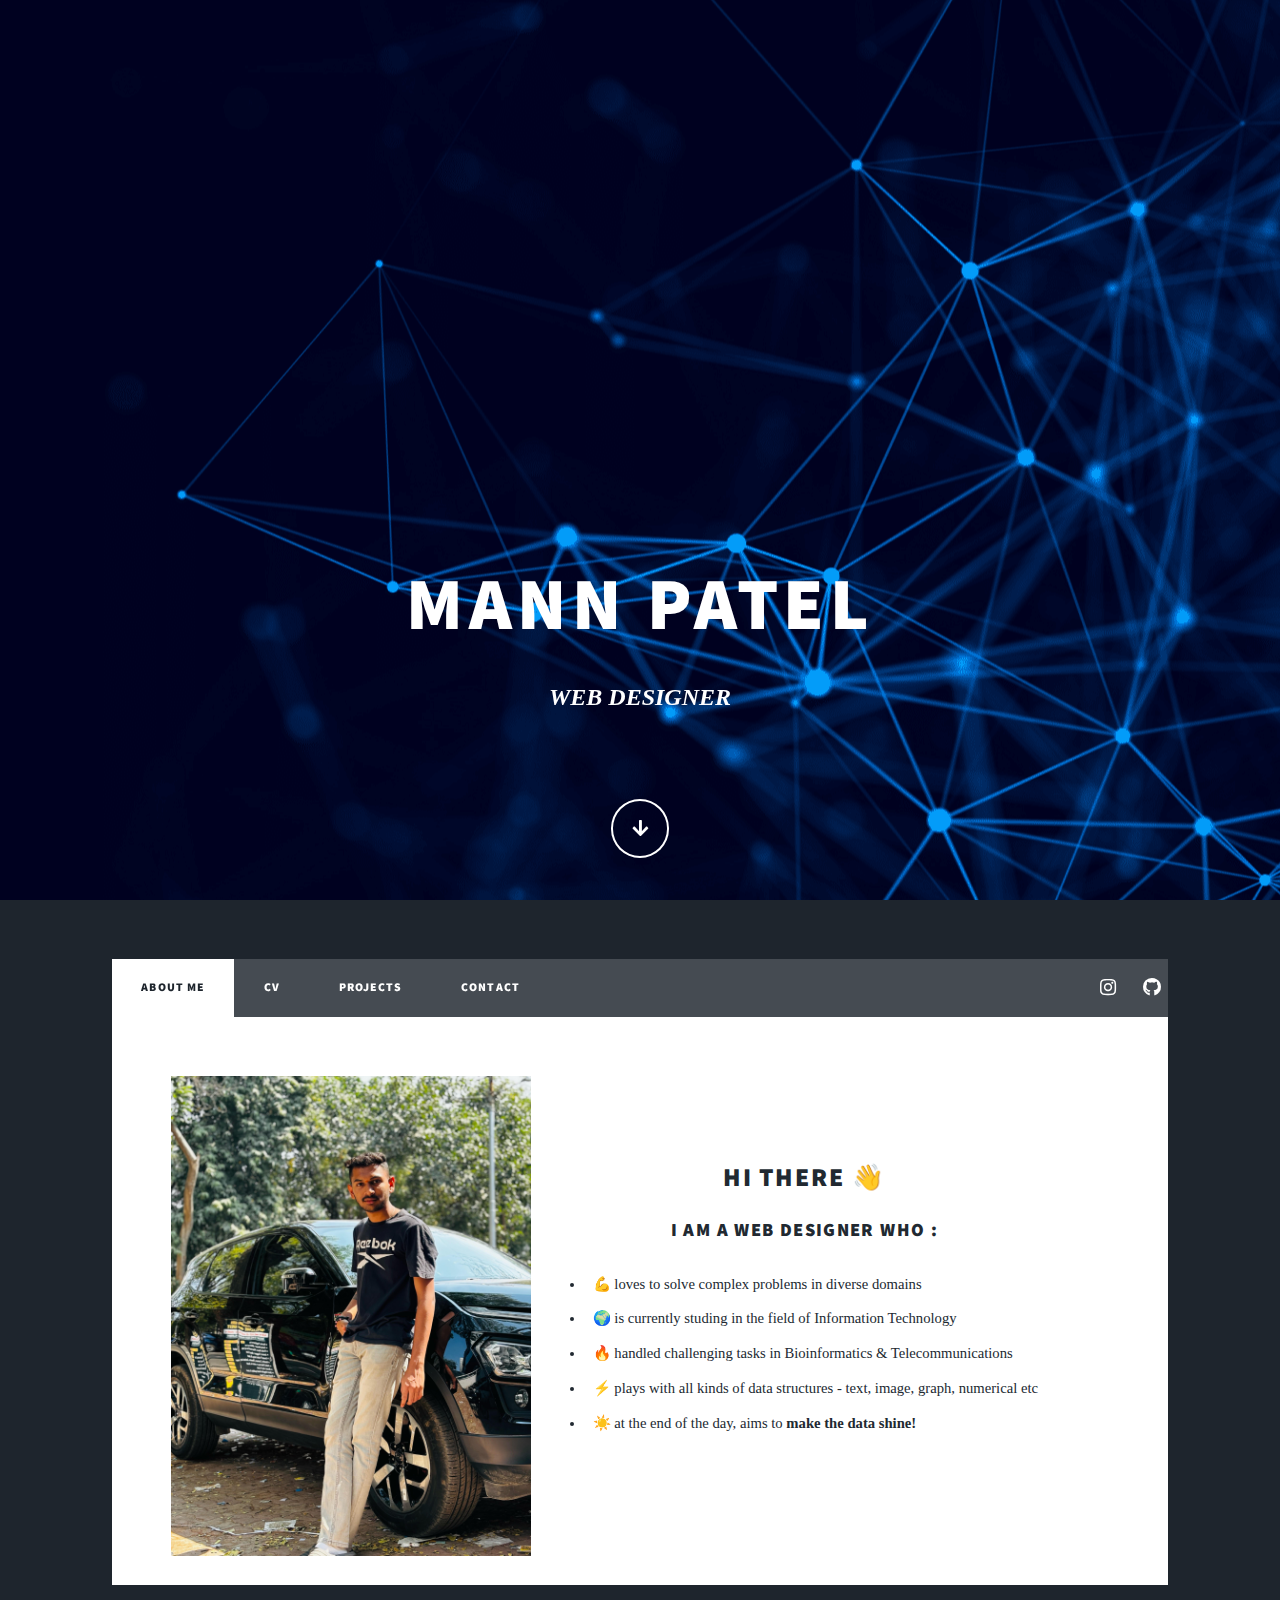
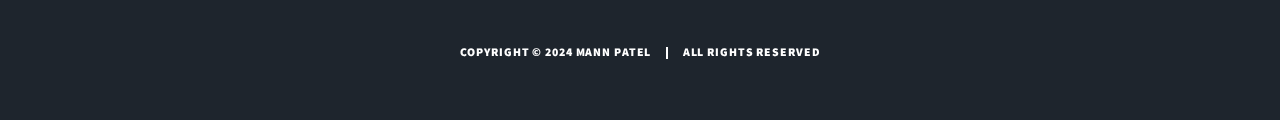
<file: index.html>
<!DOCTYPE HTML>
<!--
	Massively by HTML5 UP
	html5up.net | @ajlkn
	Free for personal and commercial use under the CCA 3.0 license (html5up.net/license)
-->
<html>
	<head>
		<title>Mann Patel</title>
		<meta charset="utf-8" />
		<meta name="viewport" content="width=device-width, initial-scale=1, user-scalable=no" />
		<link rel= "stylesheet" href="assets/css/main.css" />
		<noscript><link rel="stylesheet" href="assets/css/noscript.css" /></noscript>
	</head>
	<body class="is-preload">

		<!-- Wrapper -->
			<div id="wrapper" class="fade-in">

				<!-- Intro -->
					<div id="intro">
						<h1>
							Mann Patel
						</h1>
						<p><b><font size=5px>WEB DESIGNER</font></b><br></br></p>
						<ul class="actions">
							<li><a href="#header" class="button icon solid solo fa-arrow-down scrolly">Continue</a></li>
						</ul>
					</div>

				<!-- Header -->
					<header id="header">
						<a href="index.html" class="logo">THINK DIFFERENT DO DIFFERENT</a>
					</header>

				<!-- Nav -->
					<nav id="nav">
						<ul class="links">
							<li class="active"><a href="index.html">About Me</a></li>
							<li><a href="generic.html">CV</a></li>
							<li><a href="elements.html">Projects</a></li>
							<li><a href="service.html">Contact</a></li>
						</ul>
						<ul class="icons">
							<li><a href="https://www.instagram.com/_mannpatel5009_/" class="icon brands fa-instagram"><span class="label">Instagram</span></a></li>
							<!-- <li><a href="https://twitter.com/rohithtejam" class="icon brands fa-twitter"><span class="label">Twitter</span></a></li>
							<li><a href="https://www.linkedin.com/in/rohithteja/" class="icon brands fa-linkedin-in"><span class="label">LinkedIn</span></a></li>
							<li><a href="https://medium.com/@rohithtejam" class="icon brands fa-medium"><span class="label">Medium</span></a></li> -->
							<li><a href="https://github.com/Mann295" class="icon brands fa-github"><span class="label">GitHub</span></a></li>
						</ul>
					</nav>

				<!-- Main -->
					<div id="main">
						<!-- Featured Post -->
						<div class="image-txt-container">
							<img src="images/mann2.jpg" width="360" height="480">
							<article class="post featured">

								<center>
									<h2>
										Hi there 👋
									</h2>
										<h3>I am a Web Designer who :</h3>
								</center>
								<ul>
									<li>💪 loves to solve complex problems in diverse domains</li>
									<li>🌍 is currently studing in the field of Information Technology</li>
									<li>🔥 handled challenging tasks in Bioinformatics & Telecommunications</li>
									<li>⚡ plays with all kinds of data structures - text, image, graph, numerical etc</li>
									<li>☀️ at the end of the day, aims to <b>make the data shine!</b></li>
								</ul>
							</article>
						</div>

						<!-- <center>
							<h3>✨ My Featured Articles ✨</h3>
							<center>
								<li> I explain complex machine learning concepts in a lucid, easy-to-read manner ;)  </li>

								<li> Scroll down to read some of the articles that I published with Medium & Towards Data Science!</li>
							</center>

							</center> -->
						<!-- Posts -->
							<!-- <section class="posts">
								
								<article>
									<blockquote class="twitter-tweet"><p lang="en" dir="ltr">The Data Scientist’s Guide to Creating an NFT Collection in Python <a href="https://twitter.com/BttrProgramming?ref_src=twsrc%5Etfw">@BttrProgramming</a> <a href="https://twitter.com/hashtag/nft?src=hash&amp;ref_src=twsrc%5Etfw">#nft</a> <a href="https://twitter.com/hashtag/datascience?src=hash&amp;ref_src=twsrc%5Etfw">#datascience</a> <a href="https://twitter.com/hashtag/climatechange?src=hash&amp;ref_src=twsrc%5Etfw">#climatechange</a> <a href="https://twitter.com/hashtag/python?src=hash&amp;ref_src=twsrc%5Etfw">#python</a><a href="https://t.co/DMsjOUhiqf">https://t.co/DMsjOUhiqf</a></p>&mdash; Rohith Teja (@rohithtejam) <a href="https://twitter.com/rohithtejam/status/1481990963224629255?ref_src=twsrc%5Etfw">January 14, 2022</a></blockquote> <script async src="https://platform.twitter.com/widgets.js" charset="utf-8"></script>
								</article>
								<article>
									<blockquote class="twitter-tweet"><p lang="en" dir="ltr">Knowledge Graph Embedding — A Simplified Version! <a href="https://twitter.com/TDataScience?ref_src=twsrc%5Etfw">@TDataScience</a> <a href="https://twitter.com/hashtag/knowledgegraph?src=hash&amp;ref_src=twsrc%5Etfw">#knowledgegraph</a> <a href="https://twitter.com/hashtag/graphembedding?src=hash&amp;ref_src=twsrc%5Etfw">#graphembedding</a> <a href="https://twitter.com/hashtag/ai?src=hash&amp;ref_src=twsrc%5Etfw">#ai</a> <a href="https://twitter.com/hashtag/ml?src=hash&amp;ref_src=twsrc%5Etfw">#ml</a><br> <a href="https://t.co/fcjThv7JAB">https://t.co/fcjThv7JAB</a></p>&mdash; Rohith Teja (@rohithtejam) <a href="https://twitter.com/rohithtejam/status/1480654812362559496?ref_src=twsrc%5Etfw">January 10, 2022</a></blockquote> <script async src="https://platform.twitter.com/widgets.js" charset="utf-8"></script>
								</article>
								
								<article>
									<blockquote class="twitter-tweet"><p lang="en" dir="ltr">Back to some basics with Graphs!<br> <a href="https://twitter.com/TDataScience?ref_src=twsrc%5Etfw">@TDataScience</a> A Quick Note on Graphs and the Formulation of Their Downstream Tasks <a href="https://t.co/l5ItnaMwGk">https://t.co/l5ItnaMwGk</a> <a href="https://twitter.com/hashtag/graphs?src=hash&amp;ref_src=twsrc%5Etfw">#graphs</a> <a href="https://twitter.com/hashtag/DataScience?src=hash&amp;ref_src=twsrc%5Etfw">#DataScience</a> <a href="https://twitter.com/hashtag/machinelearning?src=hash&amp;ref_src=twsrc%5Etfw">#machinelearning</a> <a href="https://twitter.com/hashtag/ai?src=hash&amp;ref_src=twsrc%5Etfw">#ai</a></p>&mdash; Rohith Teja (@rohithtejam) <a href="https://twitter.com/rohithtejam/status/1454848524135317510?ref_src=twsrc%5Etfw">October 31, 2021</a></blockquote> <script async src="https://platform.twitter.com/widgets.js" charset="utf-8"></script>								</article>
								<article>
									<blockquote class="twitter-tweet"><p lang="en" dir="ltr">What are Dynamic Graphs and Why They are Interesting? <a href="https://twitter.com/TDataScience?ref_src=twsrc%5Etfw">@TDataScience</a> <a href="https://t.co/GqUTMsOJFa">https://t.co/GqUTMsOJFa</a> <a href="https://twitter.com/hashtag/graph?src=hash&amp;ref_src=twsrc%5Etfw">#graph</a> <a href="https://twitter.com/hashtag/datascience?src=hash&amp;ref_src=twsrc%5Etfw">#datascience</a> <a href="https://twitter.com/hashtag/ai?src=hash&amp;ref_src=twsrc%5Etfw">#ai</a> <a href="https://twitter.com/hashtag/MachineLearning?src=hash&amp;ref_src=twsrc%5Etfw">#MachineLearning</a> <a href="https://twitter.com/hashtag/protein?src=hash&amp;ref_src=twsrc%5Etfw">#protein</a></p>&mdash; Rohith Teja (@rohithtejam) <a href="https://twitter.com/rohithtejam/status/1434256330437582854?ref_src=twsrc%5Etfw">September 4, 2021</a></blockquote> <script async src="https://platform.twitter.com/widgets.js" charset="utf-8"></script>
								</article>
								<article>
									<blockquote class="twitter-tweet"><p lang="en" dir="ltr">Why a Fair model is vital for AI development?<a href="https://twitter.com/TDataScience?ref_src=twsrc%5Etfw">@TDataScience</a> <a href="https://twitter.com/hashtag/ml?src=hash&amp;ref_src=twsrc%5Etfw">#ml</a> <a href="https://twitter.com/hashtag/fairnessinai?src=hash&amp;ref_src=twsrc%5Etfw">#fairnessinai</a> <a href="https://twitter.com/hashtag/DataScience?src=hash&amp;ref_src=twsrc%5Etfw">#DataScience</a> <a href="https://t.co/N0pxTQClXg">https://t.co/N0pxTQClXg</a></p>&mdash; Rohith Teja (@rohithtejam) <a href="https://twitter.com/rohithtejam/status/1432345263973220352?ref_src=twsrc%5Etfw">August 30, 2021</a></blockquote> <script async src="https://platform.twitter.com/widgets.js" charset="utf-8"></script>
								</article>
								<article>
									<blockquote class="twitter-tweet"><p lang="en" dir="ltr">Job hunt can be stressful, check out some of the tips that I just published in <a href="https://twitter.com/TDataScience?ref_src=twsrc%5Etfw">@TDataScience</a> How Easy is it to Find a Job as Data Scientist Right After Your Graduation? <a href="https://t.co/S4XibrJ20z">https://t.co/S4XibrJ20z</a></p>&mdash; Rohith Teja (@rohithtejam) <a href="https://twitter.com/rohithtejam/status/1425876865395433483?ref_src=twsrc%5Etfw">August 12, 2021</a></blockquote> <script async src="https://platform.twitter.com/widgets.js" charset="utf-8"></script>
								</article>
								<article>
									<blockquote class="twitter-tweet"><p lang="en" dir="ltr">Interested in Graph Neural Networks? Check out the article that I just published in <a href="https://twitter.com/TDataScience?ref_src=twsrc%5Etfw">@TDataScience</a> <br><br>Let’s Talk About Graph Neural Network Python Libraries! <a href="https://t.co/6Z9yN8ro4d">https://t.co/6Z9yN8ro4d</a> <a href="https://twitter.com/hashtag/technology?src=hash&amp;ref_src=twsrc%5Etfw">#technology</a> <a href="https://twitter.com/hashtag/graphneuralnetwork?src=hash&amp;ref_src=twsrc%5Etfw">#graphneuralnetwork</a> <a href="https://twitter.com/hashtag/graph?src=hash&amp;ref_src=twsrc%5Etfw">#graph</a> <a href="https://twitter.com/hashtag/machinelearningai?src=hash&amp;ref_src=twsrc%5Etfw">#machinelearningai</a></p>&mdash; Rohith Teja (@rohithtejam) <a href="https://twitter.com/rohithtejam/status/1429143631970160643?ref_src=twsrc%5Etfw">August 21, 2021</a></blockquote> <script async src="https://platform.twitter.com/widgets.js" charset="utf-8"></script>
								</article>
								<article>
									<blockquote class="twitter-tweet"><p lang="en" dir="ltr">Understand the basics related to Knowledge Graphs with a simple explanation from my article published in <a href="https://twitter.com/TDataScience?ref_src=twsrc%5Etfw">@TDataScience</a> <br><br>Why You Should Pay More Attention to Knowledge Graphs? <a href="https://t.co/r5LyqIav3H">https://t.co/r5LyqIav3H</a> <a href="https://twitter.com/hashtag/knowledgegraph?src=hash&amp;ref_src=twsrc%5Etfw">#knowledgegraph</a> <a href="https://twitter.com/hashtag/artificalintelligence?src=hash&amp;ref_src=twsrc%5Etfw">#artificalintelligence</a> <a href="https://twitter.com/hashtag/technology?src=hash&amp;ref_src=twsrc%5Etfw">#technology</a></p>&mdash; Rohith Teja (@rohithtejam) <a href="https://twitter.com/rohithtejam/status/1427328665197682691?ref_src=twsrc%5Etfw">August 16, 2021</a></blockquote> <script async src="https://platform.twitter.com/widgets.js" charset="utf-8"></script>
								</article> -->
								
								
								



							<!-- </section> -->

						<!-- Footer -->
							<!-- <footer>
								<script type="text/javascript" src="https://cdnjs.buymeacoffee.com/1.0.0/button.prod.min.js" data-name="bmc-button" data-slug="rohithteja" data-color="#FFDD00" data-emoji=""  data-font="Cookie" data-text="Buy me a coffee" data-outline-color="#000000" data-font-color="#000000" data-coffee-color="#ffffff" ></script>

								<center>

									<section>
										<h3></h3>
										<ul class="icons alt">
											<li><a href="https://www.instagram.com/_mannpatel5009_/" class="icon brands fa-instagram"><span class="label">Instagram</span></a></li>
							                <li><a href="https://twitter.com/rohithtejam" class="icon brands fa-twitter"><span class="label">Twitter</span></a></li>
							                <li><a href="https://www.linkedin.com/in/rohithteja/" class="icon brands fa-linkedin-in"><span class="label">LinkedIn</span></a></li>
							                <li><a href="https://medium.com/@rohithtejam" class="icon brands fa-medium"><span class="label">Medium</span></a></li>
							                <li><a href="https://github.com/Mann295" class="icon brands fa-github"><span class="label">GitHub</span></a></li>
										</ul>
									
								</section>
								
							</center>
							</footer> -->

					</div>


					


				<!-- Copyright -->
					<div id="copyright">
						<ul><li>Copyright © 2024 Mann Patel</li><li> <a href="#"></a>All Rights Reserved</li></ul>
					</div>

			</div>

		<!-- Scripts -->
		
			<script src="assets/js/jquery.min.js"></script>
			<script src="assets/js/jquery.scrollex.min.js"></script>
			<script src="assets/js/jquery.scrolly.min.js"></script>
			<script src="assets/js/browser.min.js"></script>
			<script src="assets/js/breakpoints.min.js"></script>
			<script src="assets/js/util.js"></script>
			<script src="assets/js/main.js"></script>

	</body>
</html>
</file>
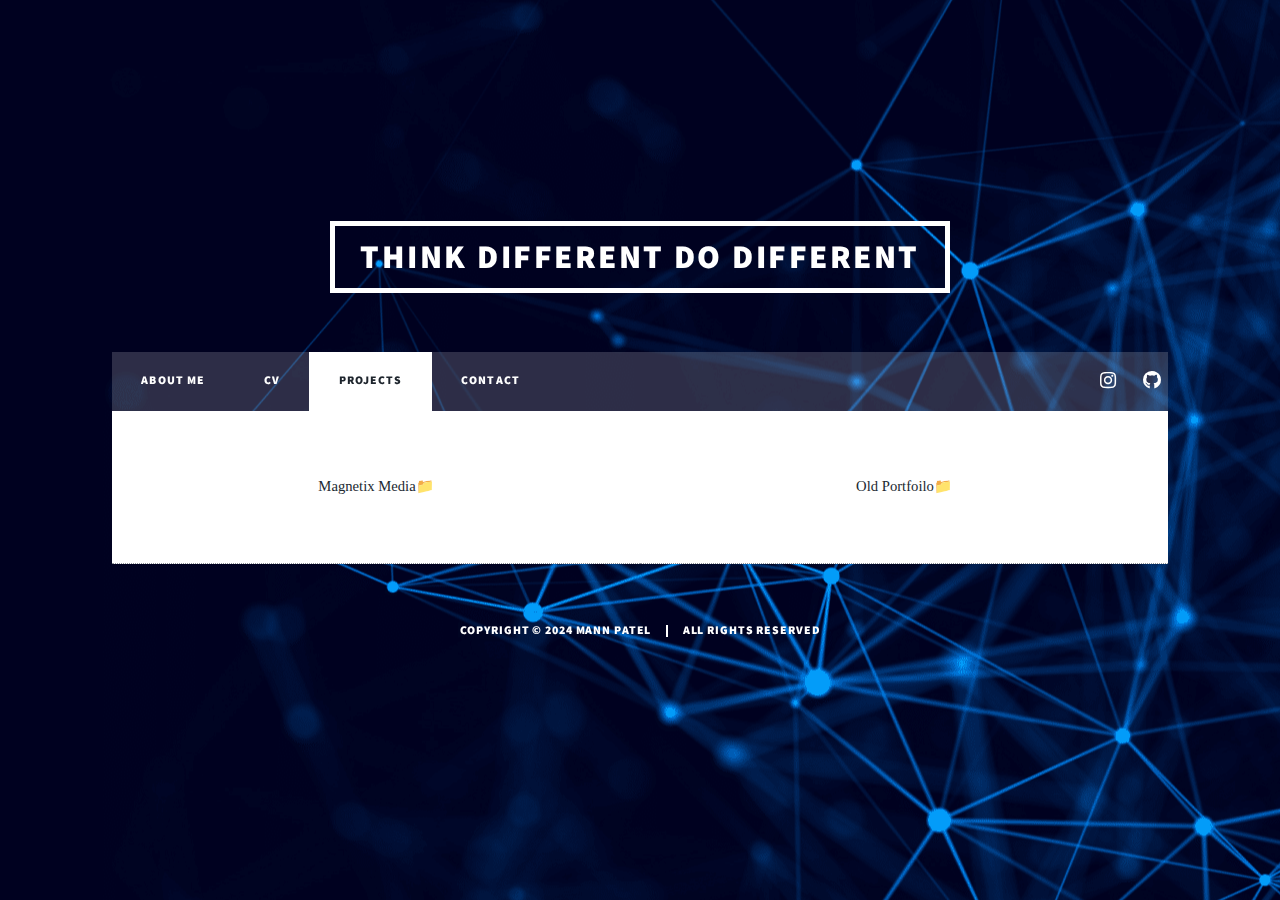
<file: elements.html>
<!DOCTYPE HTML>
<!--
	Massively by HTML5 UP
	html5up.net | @ajlkn
	Free for personal and commercial use under the CCA 3.0 license (html5up.net/license)
-->
<html>
	<head>
		<title>Mann Patel - Projects</title>
		<meta charset="utf-8" />
		<meta name="viewport" content="width=device-width, initial-scale=1, user-scalable=no" />
		<link rel="stylesheet" href="assets/css/main.css" />
		<noscript><link rel="stylesheet" href="assets/css/noscript.css" /></noscript>
	</head>
	<body class="is-preload">

		<!-- Wrapper -->
			<div id="wrapper">

				<!-- Header -->
					<header id="header">
						<a href="index.html" class="logo">THINK DIFFERENT DO DIFFERENT</a>
					</header>

				<!-- Nav -->
					<nav id="nav">
						<ul class="links">
							<li><a href="index.html">About Me</a></li>
							<li><a href="generic.html">CV</a></li>
							<li class="active"><a href="elements.html">Projects</a></li>
							<li><a href="service.html">Contact</a></li>
						</ul>
						<ul class="icons">
							<li><a href="https://www.instagram.com/_mannpatel5009_/" class="icon brands fa-instagram"><span class="label">Instagram</span></a></li>
							<!-- <li><a href="https://twitter.com/rohithtejam" class="icon brands fa-twitter"><span class="label">Twitter</span></a></li>
							<li><a href="https://www.linkedin.com/in/rohithteja/" class="icon brands fa-linkedin-in"><span class="label">LinkedIn</span></a></li>
							<li><a href="https://medium.com/@rohithtejam" class="icon brands fa-medium"><span class="label">Medium</span></a></li> -->
							<li><a href="https://github.com/Mann295" class="icon brands fa-github"><span class="label">GitHub</span></a></li>
						</ul>
					</nav>

				<!-- Main -->
					<div id="main">

						<section class="posts">
							
							<!-- <link>
								<a href="assets/Kalikund mandir/Kalikund-20240208T121323Z-001/Kalikund/Kalikund/index.html"><color>Kalikund Mandir📁</color></a>
							</link> -->
							<link>
								<a href="https://www.megnetixmedia.com/"><color>Magnetix Media📁</color></a>
							</link>
							<link>
								<a href="images/old.png"><color>Old Portfoilo📁</color></a>
							</link>
							<!-- <article>
								<a href="https://github.com/rohithteja/Deep-AutoEncoders"><h2>Image Denoising using Autoencoders</h2></a>
								<p>Generated artificial images using Deep Convolution
									GANS and denoised images with deep autoencoder for
									MNIST and CIFAR10 images</p>
							</article>
							<article>
								<a href="https://github.com/rohithteja/Social-Spam-Detection"><h2>Twitter Social Spam Detection</h2></a>
								<p>Built an ML model for spam detection by applying
									different case studies for feature selection (sklearn, PCA) and performed analysis to identify outliers and
									clusters in the twitter spam dataset</p> -->
							<!-- </article>
							<article>
								<a href="https://github.com/rohithteja/K-Nearest-Neighbours"><h2>Effects of Artifical Imbalancy on KNN Performance</h2></a>
								<p>Analyzed Waveform dataset by using K-NN algorithm
									and experimented by generating artificial imbalancy in
									the labels to test robustness of KNN</p>
							</article>
							<article>
								<a href="https://github.com/rohithteja/pytorch-geometric"><h2>Graph Machine Learning using Pytorch Geometric</h2></a>
								<p>Graph Convolutional Networks (GCN) and Graph Attention Networks (GAT) implementation using pytorch geometric on the cora dataset</p>
							</article>
							<article>
								<a href="https://github.com/rohithteja/DGL-Graph-Neural-Network"><h2>Graph Machine Learning using DGL</h2></a>
								<p>Graph Neural Network implementation using DGL and benchmark datasets like Cora, Citeseer and Pubmed.</p> -->
							<!-- </article>
							<article>
								<a href="https://github.com/rohithteja/Data-Mining-Project"><h2>Data mining on Mice Protein Expression Dataset</h2></a>
								<p>This project involves data cleaning, feature extraction, model building, hyperparameter tuning with cross validation and PCA in R.</p>
							</article>
							<article>
								<a href="https://github.com/rohithteja/Hidden-Markov-Model"><h2>Probalilistic Modeling with Hidden Markov Models</h2></a>
								<p>Application of Hidden markov models to calculate the probability of future observations using Forward, Backward and Viterbi algorithms.</p>
							</article>
							<article>
								<a href="https://github.com/rohithteja/Generative-Adversarial-Networks"><h2>DC-GANS using Keras for Image Generation</h2></a>
								<p>Generative Adversarial Neural Networks used to generate new images for MNIST and CIFAR10 datasets.</p>
							</article>
							<article>
								<a href="https://github.com/rohithteja/Reinforcement-Learning"><h2>Reinforcement Learning and Deep Q Learning</h2></a>
								<p>Reinforcement techniques like policy iteration, value iteration, Q-learning are studied and experimented on different OpenAI environments (using the gym python library).</p>
							</article>
							<article>
								<a href="https://github.com/rohithteja/Kernel-Methods"><h2>Kernel Trick on Machine Learning Algorithms</h2></a>
								<p> Machine Learning algorithms were built from scratch with and without using Kernel trick. Algorithms like PCA, KMeans, LASVM, OCSVM,
									Passive aggressive online algorithm were covered.</p>
							</article>
							<article>
								<h2>Digital AD Marketing Data Analysis</h2>
								<p>Deployed ML model using FastAPI to predict optimal
									keyword bid for digital ad marketing data and
									performed analysis on how to improve KPIs, identified
									best performing markets, campaigns and keywords</p>
							</article> -->

							
							
							
							



						</section>


						<!-- Footer -->
						<!-- <footer>
							<center>

								<section>
									<h3></h3>
									<ul class="icons alt">
										<li><a href="https://twitter.com/rohithtejam" class="icon brands fa-twitter"><span class="label">Twitter</span></a></li>
										<li><a href="https://www.linkedin.com/in/rohithteja/" class="icon brands fa-linkedin-in"><span class="label">LinkedIn</span></a></li>
										<li><a href="https://medium.com/@rohithtejam" class="icon brands fa-medium"><span class="label">Medium</span></a></li>
										<li><a href="https://github.com/rohithteja" class="icon brands fa-github"><span class="label">GitHub</span></a></li>
									</ul>
								
							</section>
						</center>
						</footer> -->

				</div>


				


			<!-- Copyright -->
			<div id="copyright">
				<ul><li>Copyright © 2024 Mann Patel</li><li> <a href="#"></a>All Rights Reserved</li></ul>
			</div>

			</div>

		<!-- Scripts -->
			<script src="assets/js/jquery.min.js"></script>
			<script src="assets/js/jquery.scrollex.min.js"></script>
			<script src="assets/js/jquery.scrolly.min.js"></script>
			<script src="assets/js/browser.min.js"></script>
			<script src="assets/js/breakpoints.min.js"></script>
			<script src="assets/js/util.js"></script>
			<script src="assets/js/main.js"></script>

	</body>
</html>
</file>
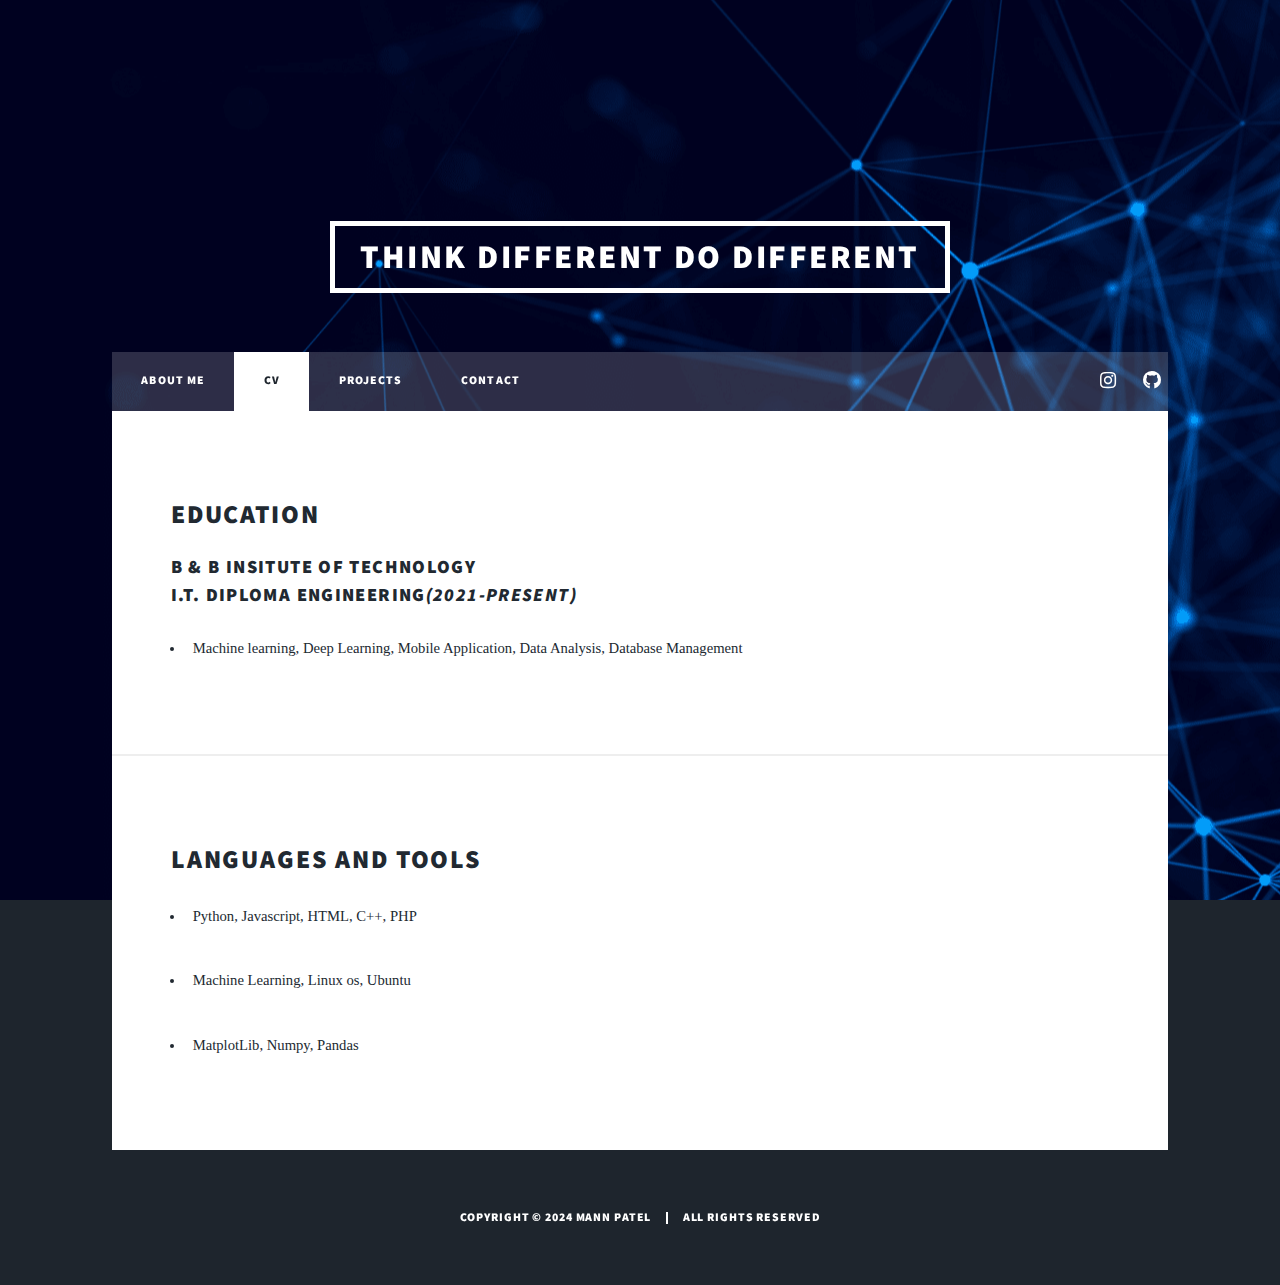
<file: generic.html>
<!DOCTYPE HTML>
<!--
	Massively by HTML5 UP
	html5up.net | @ajlkn
	Free for personal and commercial use under the CCA 3.0 license (html5up.net/license)
-->
<html>
	<head>
		<title>Mann Patel - CV</title>
		<meta charset="utf-8" />
		<meta name="viewport" content="width=device-width, initial-scale=1, user-scalable=no" />
		<link rel="stylesheet" href="assets/css/main.css" />
		<noscript><link rel="stylesheet" href="assets/css/noscript.css" /></noscript>
	</head>
	<body class="is-preload">

		<!-- Wrapper -->
			<div id="wrapper">

				<!-- Header -->
					<header id="header">
						<a href="index.html" class="logo">THINK DIFFERENT DO DIFFERENT</a>
					</header>

				<!-- Nav -->
					<nav id="nav">
						<ul class="links">
							<li><a href="index.html">About Me</a></li>
							<li class="active"><a href="generic.html">CV</a></li>
							<li><a href="elements.html">Projects</a></li>
							<li><a href="service.html">Contact</a></li>
						</ul>
						<ul class="icons">
							<li><a href="https://www.instagram.com/_mannpatel5009_/" class="icon brands fa-instagram"><span class="label">Instagram</span></a></li>
							<!-- <li><a href="https://twitter.com/rohithtejam" class="icon brands fa-twitter"><span class="label">Twitter</span></a></li>
							<li><a href="https://www.linkedin.com/in/rohithteja/" class="icon brands fa-linkedin-in"><span class="label">LinkedIn</span></a></li>
							<li><a href="https://medium.com/@rohithtejam" class="icon brands fa-medium"><span class="label">Medium</span></a></li> -->
							<li><a href="https://github.com/Mann295" class="icon brands fa-github"><span class="label">GitHub</span></a></li>
						</ul>
					</nav>

				<!-- Main -->
					<div id="main">

						<!-- Post -->
							<!-- <section class="post">
								<div class="row">
								<div class="col-12 col-12-small">
								<h2>Work Experience</h2>
								<ul>
								<li><h3>Data Scientist </br> CEA Paris-Saclay, France <i>(Sep 2021-Present)</i></h3></li>
								<ul>
								<li><p>Built Natural Gas consumption analysis of US at county level to find correlation between temperature and consumption, and their dependence on socio-economic variables like income, employment, housing etc</p></li>
								<li><p>Developed interactive visualization tools and deployed them as a cloud application (Using Plotly, Streamlit, Voila, and Heroku)</p></li>
								<li><p>Designing methods to quantify regional budgets of anthropogenic CO2 emissions using ground-based near real-time activity data on energy and mobility. Carbon Monitor: https://carbonmonitor.org</p></li>
							    </ul>
								<li><h3>Machine Learning Intern </br> Orange Labs, Cesson-Sévigné, France <i>(Feb 2021-Aug 2021)</i></h3></li>
								<ul>
								<li><p>Validated and enhanced data within a knowledge graph in the Internet of Things domain using state of the art algorithms for deep graph learning and graph embeddings for knowledge graphs</p></li>
								<li><p>Achieved excellent performance for embeddings with 98% ROC-AUC and > 80% average precision scores in prediction of missing links in the graph by using an end-to-end machine learning pipeline</p></li>
								<li><h3>Machine Learning Intern </br> Laboratoire Hubert Curien, Saint-Étienne, France <i>(Apr 2020-Jul 2020)</i></h3></li>
								<ul>
								<li><p>Generated dynamic graph embeddings (numerical representation of proteins) using deep Autoencoders and predicted missing protein interactions in the network with an accuracy score of 80% using SVM</p></li>
								<li><p>Identified important protein clusters (ranging from 1 to 24 clusters depending on the cell type) from dynamic graph embeddings using K-NN and clustering algorithms</p></li>
							</ul>
						</ul>
						</section> -->
						<section class="post">
								<h2>Education</h2>
								<h3>B & B Insitute of Technology</br>I.T. Diploma Engineering<i>(2021-Present)</i></h3>
								<ul>
								<li><p>Machine learning, Deep Learning, Mobile Application, Data Analysis, Database Management</p></li>
								<!-- <li><a href="https://mldm.univ-st-etienne.fr/course_organisation.php"><p>Course website: https://mldm.univ-st-etienne.fr/course_organisation.php</p></a></li> -->

							</ul>
						</section>

					</section>
					<section class="post">
							<h2>Languages and Tools</h2>
							<ul>
							<li><p>Python, Javascript, HTML, C++, PHP</p></li>
							<li><p>Machine Learning, Linux os, Ubuntu</p></li>
							<li><p>MatplotLib, Numpy, Pandas</p></li>


						</ul>
					</section>



						<!-- Footer -->
						<!-- <footer>
							<center>

								<section>
									<h3></h3>
									<ul class="icons alt">
										<li><a href="https://twitter.com/rohithtejam" class="icon brands fa-twitter"><span class="label">Twitter</span></a></li>
										<li><a href="https://www.linkedin.com/in/rohithteja/" class="icon brands fa-linkedin-in"><span class="label">LinkedIn</span></a></li>
										<li><a href="https://medium.com/@rohithtejam" class="icon brands fa-medium"><span class="label">Medium</span></a></li>
										<li><a href="https://github.com/rohithteja" class="icon brands fa-github"><span class="label">GitHub</span></a></li>
									</ul>
								
							</section>
						</center>
						</footer> -->

				</div>

			
						
		
				


			<!-- Copyright -->
			<div id="copyright">
				<ul><li>Copyright © 2024 Mann Patel</li><li> <a href="#"></a>All Rights Reserved</li></ul>
			</div>


			</div>

		<!-- Scripts -->
			<script src="assets/js/jquery.min.js"></script>
			<script src="assets/js/jquery.scrollex.min.js"></script>
			<script src="assets/js/jquery.scrolly.min.js"></script>
			<script src="assets/js/browser.min.js"></script>
			<script src="assets/js/breakpoints.min.js"></script>
			<script src="assets/js/util.js"></script>
			<script src="assets/js/main.js"></script>

	</body>
</html>
</file>
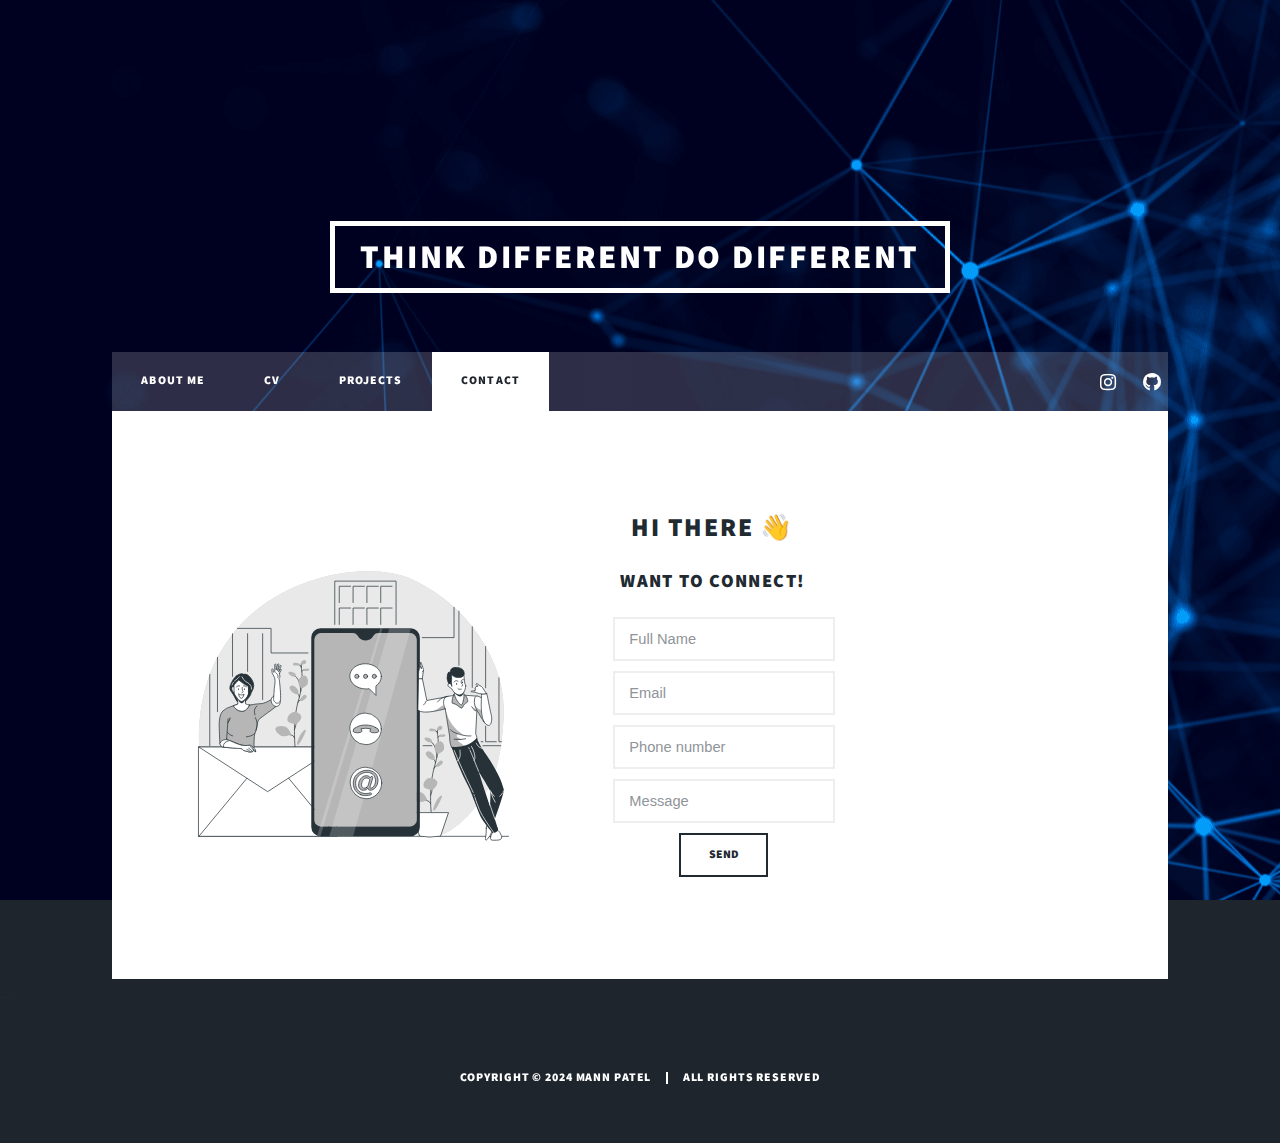
<file: service.html>
<!--
	Massively by HTML5 UP
	html5up.net | @ajlkn
	Free for personal and commercial use under the CCA 3.0 license (html5up.net/license)
-->
<html>
	<head>
		<title>Mann Patel - Contact</title>
		<meta charset="utf-8" />
		<meta name="viewport" content="width=device-width, initial-scale=1, user-scalable=no" />
		<link rel="stylesheet" href="assets/css/main.css" />
		<noscript><link rel="stylesheet" href="assets/css/noscript.css" /></noscript>
	</head>
	<body class="is-preload">

		<!-- Wrapper -->
			<div id="wrapper">

				<!-- Header -->
					<header id="header">
						<a href="index.html" class="logo">THINK DIFFERENT DO DIFFERENT</a>
					</header>

				<!-- Nav -->
					<nav id="nav">
						<ul class="links">
							<li><a href="index.html">About Me</a></li>
							<li><a href="generic.html">CV</a></li>
							<li><a href="elements.html">Projects</a></li>
							<li class="active"><a href="service.html">Contact</a></li>
						</ul>
						<ul class="icons">
							<li><a href="https://www.instagram.com/_mannpatel5009_/" class="icon brands fa-instagram"><span class="label">Instagram</span></a></li>
							<!-- <li><a href="https://twitter.com/rohithtejam" class="icon brands fa-twitter"><span class="label">Twitter</span></a></li>
							<li><a href="https://www.linkedin.com/in/rohithteja/" class="icon brands fa-linkedin-in"><span class="label">LinkedIn</span></a></li>
							<li><a href="https://medium.com/@rohithtejam" class="icon brands fa-medium"><span class="label">Medium</span></a></li> -->
							<li><a href="https://github.com/Mann295" class="icon brands fa-github"><span class="label">GitHub</span></a></li>
						</ul>
					</nav>


          <div id="main">
						<!-- Featured Post -->
						<div class="image-txt-container">
							<img src="images/Contact us-bro.svg" width="360" height="480">
							<article class="post featured">

								<center>
									<h2>
										Hi there 👋
									</h2>
										<h3>Want To Connect!</h3>
								</center>
                <form action="mailto:mannp0383@gmail.com">
								<ul style="list-style: none;margin: 10px;">
									<li style="margin: 10px;">
                    <div>
                      <input type="text" name="Full Name" placeholder="Full Name"  required/>
                    </div>
                  </li>
									<li  style="margin: 10px;">
                    <div>
                      <input type="email" placeholder="Email" name="Email" required/>
                    </div>
                  </li>
									<li  style="margin: 10px;">
                    <div>
                      <input type="text" placeholder="Phone number" name="Phone number" required maxlength="10" minlength="10"/>
                    </div>
                  </li>
									<li  style="margin: 10px;"> 
                    <div>
                      <input type="text" class="message-box" placeholder="Message" name="Message" required/> 
                    </div>
                  </li  style="margin: 10px;">
									<li style="justify-content: center;display: flex;">   
                    <button type="submit">
                      SEND
                    </button>
                  </li>
								</ul>
              </form>
							</article>
						  </div>
					</div>


                  <!-- <section class="posts">
                    <div class="container-fluid">
                      <div class="row">
                        <div class="col-md-5 col-lg-5 offset-md-4">
                          <div class="form_container">
                            <!-- <div class="heading_container">
                              <h2>
                                Request A Call back
                              </h2>
                            </div> -->
                            <!-- <form action="mailto:mannp0383@gmail.com">
                              <div>
                                <input type="text" name="Full Name" placeholder="Full Name"  required/>
                              </div>
                              <div>
                                <input type="email" placeholder="Email" name="Email" required/>
                              </div>
                              <div>
                                <input type="text" placeholder="Phone number" name="Phone number" required maxlength="10" minlength="10"/>
                              </div>
                              <div>
                                <input type="text" class="message-box" placeholder="Message" name="Message" required/> 
                              </div>
                              <div class="d-flex ">
                                <button type="submit">
                                  SEND
                                </button>
                              </div>
                            </form>
                          </div>
                        </div> -->
                        <!-- <div class="col-md-6 col-lg-7 px-0">
                          <div class="map_container">
                            <div class="map">
                              <div id="googleMap"></div>
                            </div>
                          </div>
                        </div> -->
                      </div>
                    </div>
                  </section> -->

  <div id="copyright">
    <ul><li>Copyright © 2024 Mann Patel</li><li> <a href="#"></a>All Rights Reserved</li></ul>
</div>


</div>

<!-- Scripts -->
<script src="assets/js/jquery.min.js"></script>
<script src="assets/js/jquery.scrollex.min.js"></script>
<script src="assets/js/jquery.scrolly.min.js"></script>
<script src="assets/js/browser.min.js"></script>
<script src="assets/js/breakpoints.min.js"></script>
<script src="assets/js/util.js"></script>
<script src="assets/js/main.js"></script>

</body>
</html>
</file>
<file: assets/css/main.css>
@import url(fontawesome-all.min.css);
@import url("https://fonts.googleapis.com/css?family=Merriweather:300,700,300italic,700italic|Source+Sans+Pro:900");

/*
	Massively by HTML5 UP
	html5up.net | @ajlkn
	Free for personal and commercial use under the CCA 3.0 license (html5up.net/license)
*/
.scrollbar
{
	margin-left: 30px;
	float: left;
	height: 300px;
	width: 65px;
	background: #F5F5F5;
	overflow-y: scroll;
	margin-bottom: 25px;
}

.force-overflow
{
	min-height: 450px;
}

#style-2::-webkit-scrollbar-track
{
	-webkit-box-shadow: inset 0 0 6px rgba(0,0,0,0.3);
	border-radius: 10px;
	background-color: #F5F5F5;
}

#style-2::-webkit-scrollbar
{
	width: 12px;
	background-color: #F5F5F5;
}

#style-2::-webkit-scrollbar-thumb
{
	border-radius: 10px;
	-webkit-box-shadow: inset 0 0 6px rgba(0,0,0,.3);
	background-color: #D62929;
}

html, body, div, span, applet, object,
iframe, h1, h2, h3, h4, h5, h6, p, blockquote,
pre, a, abbr, acronym, address, big, cite,
code, del, dfn, em, img, ins, kbd, q, s, samp,
small, strike, strong, sub, sup, tt, var, b,
u, i, center, dl, dt, dd, ol, ul, li, fieldset,
form, label, legend, table, caption, tbody,
tfoot, thead, tr, th, td, article, aside,
canvas, details, embed, figure, figcaption,
footer, header, hgroup, menu, nav, output, ruby,
section, summary, time, mark, audio, video {
	margin: 0;
	padding: 0;
	border: 0;
	font-size: 100%;
	font: inherit;
	vertical-align: baseline;}

article, aside, details, figcaption, figure,
footer, header, hgroup, menu, nav, section {
	display: block;}
	
body {
	line-height: 1;
}

ol, ul {
	list-style: none;
}

blockquote, q {
	quotes: none;
}

	blockquote:before, blockquote:after, q:before, q:after {
		content: '';
		content: none;
	}

table {
	border-collapse: collapse;
	border-spacing: 0;
}

body {
	-webkit-text-size-adjust: none;
}

mark {
	background-color: transparent;
	color: inherit;
}

input::-moz-focus-inner {
	border: 0;
	padding: 0;
}

input, select, textarea {
	-moz-appearance: none;
	-webkit-appearance: none;
	-ms-appearance: none;
	appearance: none;
}

/* Basic */

	@-ms-viewport {
		width: device-width;
	}

	body {
		-ms-overflow-style: scrollbar;
	}

	@media screen and (max-width: 480px) {

		html, body {
			min-width: 320px;
		}

	}

	html {
		box-sizing: border-box;
	}

	/* *, *:before, *:after {
		box-sizing: inherit;
	} */

	body {
		background-color: #1e252d;
	}

		body.is-preload *, body.is-preload *:before, body.is-preload *:after {
			-moz-animation: none !important;
			-webkit-animation: none !important;
			-ms-animation: none !important;
			animation: none !important;
			-moz-transition: none !important;
			-webkit-transition: none !important;
			-ms-transition: none !important;
			transition: none !important;
		}

/* Type */

	html {
		font-size: 16pt;
	}

		@media screen and (max-width: 1680px) {

			html {
				font-size: 12pt;
			}

		}

		@media screen and (max-width: 1280px) {

			html {
				font-size: 11pt;
			}

		}

		@media screen and (max-width: 360px) {

			html {
				font-size: 10pt;
			}

		}

	body {
		color: #212931;
	}

	body, input, select, textarea {
		font-family: "Merriweather", Georgia, serif:
		font-weight: 300;
		font-size: 1rem;
		line-height: 2.375;
	}

	a {
		-moz-transition: color 0.2s ease-in-out, background-color 0.2s ease-in-out, border-color 0.2s ease-in-out, box-shadow 0.2s ease-in-out;
		-webkit-transition: color 0.2s ease-in-out, background-color 0.2s ease-in-out, border-color 0.2s ease-in-out, box-shadow 0.2s ease-in-out;
		-ms-transition: color 0.2s ease-in-out, background-color 0.2s ease-in-out, border-color 0.2s ease-in-out, box-shadow 0.2s ease-in-out;
		transition: color 0.2s ease-in-out, background-color 0.2s ease-in-out, border-color 0.2s ease-in-out, box-shadow 0.2s ease-in-out;
		border-bottom: dotted 1px;
		text-decoration: none;
	}

		a:hover {
			border-bottom-color: transparent;
		}

	strong, b {
		font-weight: 600;
	}

	em, i {
		font-style: italic;
	}

	p {
		text-align: justify;
		margin: 0 0 2rem 0;
	}

	h1, h2, h3, h4, h5, h6 {
		font-family: "Source Sans Pro", Helvetica, sans-serif;
		font-weight: 900;
		line-height: 1.5;
		letter-spacing: 0.075em;
		text-transform: uppercase;
		margin: 0 0 1rem 0;
	}

		h1 a, h2 a, h3 a, h4 a, h5 a, h6 a {
			border-bottom: 0;
			color: inherit;
			text-decoration: none;
		}

	h1 {
		font-size: 4rem;
		line-height: 1.1;
		margin: 0 0 2rem 0;
	}

	h2 {
		font-size: 1.75rem;
		line-height: 1.3;
		margin: 0 0 1.5rem 0;
	}

	h3 {
		font-size: 1.25rem;
		margin: 0 0 1.5rem 0;
	}

	h4 {
		font-size: 1rem;
	}

	h5 {
		font-size: 0.9rem;
	}

	h6 {
		font-size: 0.8rem;
	}

	sub {
		font-size: 0.8rem;
		position: relative;
		top: 0.5rem;
	}

	sup {
		font-size: 0.8rem;
		position: relative;
		top: -0.5rem;
	}

	blockquote {
		border-left: solid 4px;
		font-style: italic;
		margin: 0 0 2rem 0;
		padding: 0.5rem 0 0.5rem 2rem;
	}

	code {
		border: solid 2px;
		font-family: "Courier New", monospace;
		font-size: 0.9rem;
		margin: 0 0.25rem;
		padding: 0.25rem 0.65rem;
	}

	pre {
		-webkit-overflow-scrolling: touch;
		font-family: "Courier New", monospace;
		font-size: 0.9rem;
		margin: 0 0 2rem 0;
	}

		pre code {
			display: block;
			line-height: 1.75;
			padding: 1rem 1.5rem;
			overflow-x: auto;
		}

	hr {
		border: 0;
		border-bottom: solid 2px;
		margin: 3rem 0;
	}

		hr.major {
			margin: 5rem 0;
		}

	.align-left {
		text-align: left;
	}

	.align-center {
		text-align: center;
	}

	.align-right {
		text-align: right;
	}

	input, select, textarea {
		color: #212931;
	}

	a {
		color: #212931;
		border-bottom-color: rgba(33, 41, 49, 0.5);
	}

		a:hover {
			border-bottom-color: transparent;
			color: #18bfef !important;
		}

	strong, b {
		color: #212931;
	}

	h1, h2, h3, h4, h5, h6 {
		color: #212931;
	}

	blockquote {
		border-left-color: #eeeeee;
	}

	code {
		background: rgba(220, 220, 220, 0.25);
		border-color: #eeeeee;
	}

	hr {
		border-bottom-color: #eeeeee;
	}

/* Row */

	.row {
		display: flex;
		flex-wrap: wrap;
		box-sizing: border-box;
		align-items: stretch;
		justify-content: center;
	}

		.row > * {
			box-sizing: border-box;
		}

		.row.gtr-uniform > * > :last-child {
			margin-bottom: 0;
		}

		.row.aln-left {
			justify-content: flex-start;
		}

		.row.aln-center {
			justify-content: center;
		}

		.row.aln-right {
			justify-content: flex-end;
		}

		.row.aln-top {
			align-items: flex-start;
		}

		.row.aln-middle {
			align-items: center;
		}

		.row.aln-bottom {
			align-items: flex-end;
		}

		.row > .imp {
			order: -1;
		}

		.row > .col-1 {
			width: 8.33333%;
		}

		.row > .off-1 {
			margin-left: 8.33333%;
		}

		.row > .col-2 {
			width: 16.66667%;
		}

		.row > .off-2 {
			margin-left: 16.66667%;
		}

		.row > .col-3 {
			width: 25%;
		}

		.row > .off-3 {
			margin-left: 25%;
		}

		.row > .col-4 {
			width: 33.33333%;
		}

		.row > .off-4 {
			margin-left: 33.33333%;
		}

		.row > .col-5 {
			width: 41.66667%;
		}

		.row > .off-5 {
			margin-left: 41.66667%;
		}

		.row > .col-6 {
			width: 50%;
		}

		.row > .off-6 {
			margin-left: 50%;
		}

		.row > .col-7 {
			width: 58.33333%;
		}

		.row > .off-7 {
			margin-left: 58.33333%;
		}

		.row > .col-8 {
			width: 66.66667%;
		}

		.row > .off-8 {
			margin-left: 66.66667%;
		}

		.row > .col-9 {
			width: 75%;
		}

		.row > .off-9 {
			margin-left: 75%;
		}

		.row > .col-10 {
			width: 83.33333%;
		}

		.row > .off-10 {
			margin-left: 83.33333%;
		}

		.row > .col-11 {
			width: 91.66667%;
		}

		.row > .off-11 {
			margin-left: 91.66667%;
		}

		.row > .col-12 {
			width: 100%;
		}

		.row > .off-12 {
			margin-left: 100%;
		}

		.row.gtr-0 {
			margin-top: 0;
			margin-left: 0rem;
		}

			.row.gtr-0 > * {
				padding: 0 0 0 0rem;
			}

			.row.gtr-0.gtr-uniform {
				margin-top: 0rem;
			}

				.row.gtr-0.gtr-uniform > * {
					padding-top: 0rem;
				}

		.row.gtr-25 {
			margin-top: 0;
			margin-left: -0.375rem;
		}

			.row.gtr-25 > * {
				padding: 0 0 0 0.375rem;
			}

			.row.gtr-25.gtr-uniform {
				margin-top: -0.375rem;
			}

				.row.gtr-25.gtr-uniform > * {
					padding-top: 0.375rem;
				}

		.row.gtr-50 {
			margin-top: 0;
			margin-left: -0.75rem;
		}

			.row.gtr-50 > * {
				padding: 0 0 0 0.75rem;
			}

			.row.gtr-50.gtr-uniform {
				margin-top: -0.75rem;
			}

				.row.gtr-50.gtr-uniform > * {
					padding-top: 0.75rem;
				}

		.row {
			margin-top: 0;
			margin-left: -1.5rem;
		}

			/* .row > * {
				padding: 0 0 0 1.5rem;
			} */

			.row.gtr-uniform {
				margin-top: -1.5rem;
			}

				.row.gtr-uniform > * {
					padding-top: 1.5rem;
				}

		.row.gtr-150 {
			margin-top: 0;
			margin-left: -2.25rem;
		}

			.row.gtr-150 > * {
				padding: 0 0 0 2.25rem;
			}

			.row.gtr-150.gtr-uniform {
				margin-top: -2.25rem;
			}

				.row.gtr-150.gtr-uniform > * {
					padding-top: 2.25rem;
				}

		.row.gtr-200 {
			margin-top: 0;
			margin-left: -3rem;
		}

			.row.gtr-200 > * {
				padding: 0 0 0 3rem;
			}

			.row.gtr-200.gtr-uniform {
				margin-top: -3rem;
			}

				.row.gtr-200.gtr-uniform > * {
					padding-top: 3rem;
				}

		@media screen and (max-width: 1680px) {

			.row {
				display: flex;
				box-sizing: border-box;
				align-content: stretch;
				flex-direction: row-reverse;
				flex-wrap: wrap;
				align-items: baseline;
				justify-content: center;
			}

				.row > * {
					box-sizing: border-box;
				}

				.row.gtr-uniform > * > :last-child {
					margin-bottom: 0;
				}

				.row.aln-left {
					justify-content: flex-start;
				}

				.row.aln-center {
					justify-content: center;
				}

				.row.aln-right {
					justify-content: flex-end;
				}

				.row.aln-top {
					align-items: flex-start;
				}

				.row.aln-middle {
					align-items: center;
				}

				.row.aln-bottom {
					align-items: flex-end;
				}

				.row > .imp-xlarge {
					order: -1;
				}

				.row > .col-1-xlarge {
					width: 8.33333%;
				}

				.row > .off-1-xlarge {
					margin-left: 8.33333%;
				}

				.row > .col-2-xlarge {
					width: 16.66667%;
				}

				.row > .off-2-xlarge {
					margin-left: 16.66667%;
				}

				.row > .col-3-xlarge {
					width: 25%;
				}

				.row > .off-3-xlarge {
					margin-left: 25%;
				}

				.row > .col-4-xlarge {
					width: 33.33333%;
				}

				.row > .off-4-xlarge {
					margin-left: 33.33333%;
				}

				.row > .col-5-xlarge {
					width: 41.66667%;
				}

				.row > .off-5-xlarge {
					margin-left: 41.66667%;
				}

				.row > .col-6-xlarge {
					width: 50%;
				}

				.row > .off-6-xlarge {
					margin-left: 50%;
				}

				.row > .col-7-xlarge {
					width: 58.33333%;
				}

				.row > .off-7-xlarge {
					margin-left: 58.33333%;
				}

				.row > .col-8-xlarge {
					width: 66.66667%;
				}

				.row > .off-8-xlarge {
					margin-left: 66.66667%;
				}

				.row > .col-9-xlarge {
					width: 75%;
				}

				.row > .off-9-xlarge {
					margin-left: 75%;
				}

				.row > .col-10-xlarge {
					width: 83.33333%;
				}

				.row > .off-10-xlarge {
					margin-left: 83.33333%;
				}

				.row > .col-11-xlarge {
					width: 91.66667%;
				}

				.row > .off-11-xlarge {
					margin-left: 91.66667%;
				}

				.row > .col-12-xlarge {
					width: 100%;
				}

				.row > .off-12-xlarge {
					margin-left: 100%;
				}

				.row.gtr-0 {
					margin-top: 0;
					margin-left: 0rem;
				}

					.row.gtr-0 > * {
						padding: 0 0 0 0rem;
					}

					.row.gtr-0.gtr-uniform {
						margin-top: 0rem;
					}

						.row.gtr-0.gtr-uniform > * {
							padding-top: 0rem;
						}

				.row.gtr-25 {
					margin-top: 0;
					margin-left: -0.375rem;
				}

					.row.gtr-25 > * {
						padding: 0 0 0 0.375rem;
					}

					.row.gtr-25.gtr-uniform {
						margin-top: -0.375rem;
					}

						.row.gtr-25.gtr-uniform > * {
							padding-top: 0.375rem;
						}

				.row.gtr-50 {
					margin-top: 0;
					margin-left: -0.75rem;
				}

					.row.gtr-50 > * {
						padding: 0 0 0 0.75rem;
					}

					.row.gtr-50.gtr-uniform {
						margin-top: -0.75rem;
					}

						.row.gtr-50.gtr-uniform > * {
							padding-top: 0.75rem;
						}

				.row {
					margin-top: 0;
					margin-left: -1.5rem;
				}

					.row > * {
						padding: 0 0 0 1.5rem;
					}

					.row.gtr-uniform {
						margin-top: -1.5rem;
					}

						.row.gtr-uniform > * {
							padding-top: 1.5rem;
						}

				.row.gtr-150 {
					margin-top: 0;
					margin-left: -2.25rem;
				}

					.row.gtr-150 > * {
						padding: 0 0 0 2.25rem;
					}

					.row.gtr-150.gtr-uniform {
						margin-top: -2.25rem;
					}

						.row.gtr-150.gtr-uniform > * {
							padding-top: 2.25rem;
						}

				.row.gtr-200 {
					margin-top: 0;
					margin-left: -3rem;
				}

					.row.gtr-200 > * {
						padding: 0 0 0 3rem;
					}

					.row.gtr-200.gtr-uniform {
						margin-top: -3rem;
					}

						.row.gtr-200.gtr-uniform > * {
							padding-top: 3rem;
						}

		}

		@media screen and (max-width: 1280px) {

			.row {
				display: flex;
				flex-wrap: wrap;
				box-sizing: border-box;
				align-items: stretch;
			}

				.row > * {
					box-sizing: border-box;
				}

				.row.gtr-uniform > * > :last-child {
					margin-bottom: 0;
				}

				.row.aln-left {
					justify-content: flex-start;
				}

				.row.aln-center {
					justify-content: center;
				}

				.row.aln-right {
					justify-content: flex-end;
				}

				.row.aln-top {
					align-items: flex-start;
				}

				.row.aln-middle {
					align-items: center;
				}

				.row.aln-bottom {
					align-items: flex-end;
				}

				.row > .imp-large {
					order: -1;
				}

				.row > .col-1-large {
					width: 8.33333%;
				}

				.row > .off-1-large {
					margin-left: 8.33333%;
				}

				.row > .col-2-large {
					width: 16.66667%;
				}

				.row > .off-2-large {
					margin-left: 16.66667%;
				}

				.row > .col-3-large {
					width: 25%;
				}

				.row > .off-3-large {
					margin-left: 25%;
				}

				.row > .col-4-large {
					width: 33.33333%;
				}

				.row > .off-4-large {
					margin-left: 33.33333%;
				}

				.row > .col-5-large {
					width: 41.66667%;
				}

				.row > .off-5-large {
					margin-left: 41.66667%;
				}

				.row > .col-6-large {
					width: 50%;
				}

				.row > .off-6-large {
					margin-left: 50%;
				}

				.row > .col-7-large {
					width: 58.33333%;
				}

				.row > .off-7-large {
					margin-left: 58.33333%;
				}

				.row > .col-8-large {
					width: 66.66667%;
				}

				.row > .off-8-large {
					margin-left: 66.66667%;
				}

				.row > .col-9-large {
					width: 75%;
				}

				.row > .off-9-large {
					margin-left: 75%;
				}

				.row > .col-10-large {
					width: 83.33333%;
				}

				.row > .off-10-large {
					margin-left: 83.33333%;
				}

				.row > .col-11-large {
					width: 91.66667%;
				}

				.row > .off-11-large {
					margin-left: 91.66667%;
				}

				.row > .col-12-large {
					width: 100%;
				}

				.row > .off-12-large {
					margin-left: 100%;
				}

				.row.gtr-0 {
					margin-top: 0;
					margin-left: 0rem;
				}

					.row.gtr-0 > * {
						padding: 0 0 0 0rem;
					}

					.row.gtr-0.gtr-uniform {
						margin-top: 0rem;
					}

						.row.gtr-0.gtr-uniform > * {
							padding-top: 0rem;
						}

				.row.gtr-25 {
					margin-top: 0;
					margin-left: -0.375rem;
				}

					.row.gtr-25 > * {
						padding: 0 0 0 0.375rem;
					}

					.row.gtr-25.gtr-uniform {
						margin-top: -0.375rem;
					}

						.row.gtr-25.gtr-uniform > * {
							padding-top: 0.375rem;
						}

				.row.gtr-50 {
					margin-top: 0;
					margin-left: -0.75rem;
				}

					.row.gtr-50 > * {
						padding: 0 0 0 0.75rem;
					}

					.row.gtr-50.gtr-uniform {
						margin-top: -0.75rem;
					}

						.row.gtr-50.gtr-uniform > * {
							padding-top: 0.75rem;
						}

				.row {
					margin-top: 0;
					margin-left: -1.5rem;
				}

					.row > * {
						padding: 0 0 0rem;
					}

					.row.gtr-uniform {
						margin-top: -1.5rem;
					}

						.row.gtr-uniform > * {
							padding-top: 1.5rem;
						}

				.row.gtr-150 {
					margin-top: 0;
					margin-left: -2.25rem;
				}

					.row.gtr-150 > * {
						padding: 0 0 0 2.25rem;
					}

					.row.gtr-150.gtr-uniform {
						margin-top: -2.25rem;
					}

						.row.gtr-150.gtr-uniform > * {
							padding-top: 2.25rem;
						}

				.row.gtr-200 {
					margin-top: 0;
					margin-left: -3rem;
				}

					.row.gtr-200 > * {
						padding: 0 0 0 3rem;
					}

					.row.gtr-200.gtr-uniform {
						margin-top: -3rem;
					}

						.row.gtr-200.gtr-uniform > * {
							padding-top: 3rem;
						}

		}

		@media screen and (max-width: 980px) {

			.row {
				display: flex;
				flex-wrap: wrap;
				box-sizing: border-box;
				align-items: stretch;
			}

				.row > * {
					box-sizing: border-box;
				}

				.row.gtr-uniform > * > :last-child {
					margin-bottom: 0;
				}

				.row.aln-left {
					justify-content: flex-start;
				}

				.row.aln-center {
					justify-content: center;
				}

				.row.aln-right {
					justify-content: flex-end;
				}

				.row.aln-top {
					align-items: flex-start;
				}

				.row.aln-middle {
					align-items: center;
				}

				.row.aln-bottom {
					align-items: flex-end;
				}

				.row > .imp-medium {
					order: -1;
				}

				.row > .col-1-medium {
					width: 8.33333%;
				}

				.row > .off-1-medium {
					margin-left: 8.33333%;
				}

				.row > .col-2-medium {
					width: 16.66667%;
				}

				.row > .off-2-medium {
					margin-left: 16.66667%;
				}

				.row > .col-3-medium {
					width: 25%;
				}

				.row > .off-3-medium {
					margin-left: 25%;
				}

				.row > .col-4-medium {
					width: 33.33333%;
				}

				.row > .off-4-medium {
					margin-left: 33.33333%;
				}

				.row > .col-5-medium {
					width: 41.66667%;
				}

				.row > .off-5-medium {
					margin-left: 41.66667%;
				}

				.row > .col-6-medium {
					width: 50%;
				}

				.row > .off-6-medium {
					margin-left: 50%;
				}

				.row > .col-7-medium {
					width: 58.33333%;
				}

				.row > .off-7-medium {
					margin-left: 58.33333%;
				}

				.row > .col-8-medium {
					width: 66.66667%;
				}

				.row > .off-8-medium {
					margin-left: 66.66667%;
				}

				.row > .col-9-medium {
					width: 75%;
				}

				.row > .off-9-medium {
					margin-left: 75%;
				}

				.row > .col-10-medium {
					width: 83.33333%;
				}

				.row > .off-10-medium {
					margin-left: 83.33333%;
				}

				.row > .col-11-medium {
					width: 91.66667%;
				}

				.row > .off-11-medium {
					margin-left: 91.66667%;
				}

				.row > .col-12-medium {
					width: 100%;
				}

				.row > .off-12-medium {
					margin-left: 100%;
				}

				.row.gtr-0 {
					margin-top: 0;
					margin-left: 0rem;
				}

					.row.gtr-0 > * {
						padding: 0 0 0 0rem;
					}

					.row.gtr-0.gtr-uniform {
						margin-top: 0rem;
					}

						.row.gtr-0.gtr-uniform > * {
							padding-top: 0rem;
						}

				.row.gtr-25 {
					margin-top: 0;
					margin-left: -0.375rem;
				}

					.row.gtr-25 > * {
						padding: 0 0 0 0.375rem;
					}

					.row.gtr-25.gtr-uniform {
						margin-top: -0.375rem;
					}

						.row.gtr-25.gtr-uniform > * {
							padding-top: 0.375rem;
						}

				.row.gtr-50 {
					margin-top: 0;
					margin-left: -0.75rem;
				}

					.row.gtr-50 > * {
						padding: 0 0 0 0.75rem;
					}

					.row.gtr-50.gtr-uniform {
						margin-top: -0.75rem;
					}

						.row.gtr-50.gtr-uniform > * {
							padding-top: 0.75rem;
						}

				.row {
					margin-top: 0;
					margin-left: -1.5rem;
				}

					.row > * {
						padding: 0 0 0 1.5rem;
					}

					.row.gtr-uniform {
						margin-top: -1.5rem;
					}

						.row.gtr-uniform > * {
							padding-top: 1.5rem;
						}

				.row.gtr-150 {
					margin-top: 0;
					margin-left: -2.25rem;
				}

					.row.gtr-150 > * {
						padding: 0 0 0 2.25rem;
					}

					.row.gtr-150.gtr-uniform {
						margin-top: -2.25rem;
					}

						.row.gtr-150.gtr-uniform > * {
							padding-top: 2.25rem;
						}

				.row.gtr-200 {
					margin-top: 0;
					margin-left: -3rem;
				}

					.row.gtr-200 > * {
						padding: 0 0 0 3rem;
					}

					.row.gtr-200.gtr-uniform {
						margin-top: -3rem;
					}

						.row.gtr-200.gtr-uniform > * {
							padding-top: 3rem;
						}

		}

		@media screen and (max-width: 736px) {

			.row {
				display: flex;
				flex-wrap: wrap;
				box-sizing: border-box;
				align-items: stretch;
			}

				.row > * {
					box-sizing: border-box;
				}

				.row.gtr-uniform > * > :last-child {
					margin-bottom: 0;
				}

				.row.aln-left {
					justify-content: flex-start;
				}

				.row.aln-center {
					justify-content: center;
				}

				.row.aln-right {
					justify-content: flex-end;
				}

				.row.aln-top {
					align-items: flex-start;
				}

				.row.aln-middle {
					align-items: center;
				}

				.row.aln-bottom {
					align-items: flex-end;
				}

				.row > .imp-small {
					order: -1;
				}

				.row > .col-1-small {
					width: 8.33333%;
				}

				.row > .off-1-small {
					margin-left: 8.33333%;
				}

				.row > .col-2-small {
					width: 16.66667%;
				}

				.row > .off-2-small {
					margin-left: 16.66667%;
				}

				.row > .col-3-small {
					width: 25%;
				}

				.row > .off-3-small {
					margin-left: 25%;
				}

				.row > .col-4-small {
					width: 33.33333%;
				}

				.row > .off-4-small {
					margin-left: 33.33333%;
				}

				.row > .col-5-small {
					width: 41.66667%;
				}

				.row > .off-5-small {
					margin-left: 41.66667%;
				}

				.row > .col-6-small {
					width: 50%;
				}

				.row > .off-6-small {
					margin-left: 50%;
				}

				.row > .col-7-small {
					width: 58.33333%;
				}

				.row > .off-7-small {
					margin-left: 58.33333%;
				}

				.row > .col-8-small {
					width: 66.66667%;
				}

				.row > .off-8-small {
					margin-left: 66.66667%;
				}

				.row > .col-9-small {
					width: 75%;
				}

				.row > .off-9-small {
					margin-left: 75%;
				}

				.row > .col-10-small {
					width: 83.33333%;
				}

				.row > .off-10-small {
					margin-left: 83.33333%;
				}

				.row > .col-11-small {
					width: 91.66667%;
				}

				.row > .off-11-small {
					margin-left: 91.66667%;
				}

				.row > .col-12-small {
					width: 100%;
				}

				.row > .off-12-small {
					margin-left: 100%;
				}

				.row.gtr-0 {
					margin-top: 0;
					margin-left: 0rem;
				}

					.row.gtr-0 > * {
						padding: 0 0 0 0rem;
					}

					.row.gtr-0.gtr-uniform {
						margin-top: 0rem;
					}

						.row.gtr-0.gtr-uniform > * {
							padding-top: 0rem;
						}

				.row.gtr-25 {
					margin-top: 0;
					margin-left: -0.375rem;
				}

					.row.gtr-25 > * {
						padding: 0 0 0 0.375rem;
					}

					.row.gtr-25.gtr-uniform {
						margin-top: -0.375rem;
					}

						.row.gtr-25.gtr-uniform > * {
							padding-top: 0.375rem;
						}

				.row.gtr-50 {
					margin-top: 0;
					margin-left: -0.75rem;
				}

					.row.gtr-50 > * {
						padding: 0 0 0 0.75rem;
					}

					.row.gtr-50.gtr-uniform {
						margin-top: -0.75rem;
					}

						.row.gtr-50.gtr-uniform > * {
							padding-top: 0.75rem;
						}

				.row {
					margin-top: 0;
					margin-left: -1.5rem;
				}

					.row > * {
						padding: 0 0 0 1.5rem;
					}

					.row.gtr-uniform {
						margin-top: -1.5rem;
					}

						.row.gtr-uniform > * {
							padding-top: 1.5rem;
						}

				.row.gtr-150 {
					margin-top: 0;
					margin-left: -2.25rem;
				}

					.row.gtr-150 > * {
						padding: 0 0 0 2.25rem;
					}

					.row.gtr-150.gtr-uniform {
						margin-top: -2.25rem;
					}

						.row.gtr-150.gtr-uniform > * {
							padding-top: 2.25rem;
						}

				.row.gtr-200 {
					margin-top: 0;
					margin-left: -3rem;
				}

					.row.gtr-200 > * {
						padding: 0 0 0 3rem;
					}

					.row.gtr-200.gtr-uniform {
						margin-top: -3rem;
					}

						.row.gtr-200.gtr-uniform > * {
							padding-top: 3rem;
						}

		}

		@media screen and (max-width: 480px) {

			.row {
				display: flex;
				flex-wrap: wrap;
				box-sizing: border-box;
				align-items: stretch;
			}

				.row > * {
					box-sizing: border-box;
				}

				.row.gtr-uniform > * > :last-child {
					margin-bottom: 0;
				}

				.row.aln-left {
					justify-content: flex-start;
				}

				.row.aln-center {
					justify-content: center;
				}

				.row.aln-right {
					justify-content: flex-end;
				}

				.row.aln-top {
					align-items: flex-start;
				}

				.row.aln-middle {
					align-items: center;
				}

				.row.aln-bottom {
					align-items: flex-end;
				}

				.row > .imp-xsmall {
					order: -1;
				}

				.row > .col-1-xsmall {
					width: 8.33333%;
				}

				.row > .off-1-xsmall {
					margin-left: 8.33333%;
				}

				.row > .col-2-xsmall {
					width: 16.66667%;
				}

				.row > .off-2-xsmall {
					margin-left: 16.66667%;
				}

				.row > .col-3-xsmall {
					width: 25%;
				}

				.row > .off-3-xsmall {
					margin-left: 25%;
				}

				.row > .col-4-xsmall {
					width: 33.33333%;
				}

				.row > .off-4-xsmall {
					margin-left: 33.33333%;
				}

				.row > .col-5-xsmall {
					width: 41.66667%;
				}

				.row > .off-5-xsmall {
					margin-left: 41.66667%;
				}

				.row > .col-6-xsmall {
					width: 50%;
				}

				.row > .off-6-xsmall {
					margin-left: 50%;
				}

				.row > .col-7-xsmall {
					width: 58.33333%;
				}

				.row > .off-7-xsmall {
					margin-left: 58.33333%;
				}

				.row > .col-8-xsmall {
					width: 66.66667%;
				}

				.row > .off-8-xsmall {
					margin-left: 66.66667%;
				}

				.row > .col-9-xsmall {
					width: 75%;
				}

				.row > .off-9-xsmall {
					margin-left: 75%;
				}

				.row > .col-10-xsmall {
					width: 83.33333%;
				}

				.row > .off-10-xsmall {
					margin-left: 83.33333%;
				}

				.row > .col-11-xsmall {
					width: 91.66667%;
				}

				.row > .off-11-xsmall {
					margin-left: 91.66667%;
				}

				.row > .col-12-xsmall {
					width: 100%;
				}

				.row > .off-12-xsmall {
					margin-left: 100%;
				}

				.row.gtr-0 {
					margin-top: 0;
					margin-left: 0rem;
				}

					.row.gtr-0 > * {
						padding: 0 0 0 0rem;
					}

					.row.gtr-0.gtr-uniform {
						margin-top: 0rem;
					}

						.row.gtr-0.gtr-uniform > * {
							padding-top: 0rem;
						}

				.row.gtr-25 {
					margin-top: 0;
					margin-left: -0.375rem;
				}

					.row.gtr-25 > * {
						padding: 0 0 0 0.375rem;
					}

					.row.gtr-25.gtr-uniform {
						margin-top: -0.375rem;
					}

						.row.gtr-25.gtr-uniform > * {
							padding-top: 0.375rem;
						}

				.row.gtr-50 {
					margin-top: 0;
					margin-left: -0.75rem;
				}

					.row.gtr-50 > * {
						padding: 0 0 0 0.75rem;
					}

					.row.gtr-50.gtr-uniform {
						margin-top: -0.75rem;
					}

						.row.gtr-50.gtr-uniform > * {
							padding-top: 0.75rem;
						}

				.row {
					margin-top: 0;
					margin-left: -1.5rem;
				}

					.row > * {
						padding: 0 0 0 1.5rem;
					}

					.row.gtr-uniform {
						margin-top: -1.5rem;
					}

						.row.gtr-uniform > * {
							padding-top: 1.5rem;
						}

				.row.gtr-150 {
					margin-top: 0;
					margin-left: -2.25rem;
				}

					.row.gtr-150 > * {
						padding: 0 0 0 2.25rem;
					}

					.row.gtr-150.gtr-uniform {
						margin-top: -2.25rem;
					}

						.row.gtr-150.gtr-uniform > * {
							padding-top: 2.25rem;
						}

				.row.gtr-200 {
					margin-top: 0;
					margin-left: -3rem;
				}

					.row.gtr-200 > * {
						padding: 0 0 0 3rem;
					}

					.row.gtr-200.gtr-uniform {
						margin-top: -3rem;
					}

						.row.gtr-200.gtr-uniform > * {
							padding-top: 3rem;
						}

		}

		@media screen and (max-width: 360px) {

			.row {
				display: flex;
				flex-wrap: wrap;
				box-sizing: border-box;
				align-items: stretch;
			}

				.row > * {
					box-sizing: border-box;
				}

				.row.gtr-uniform > * > :last-child {
					margin-bottom: 0;
				}

				.row.aln-left {
					justify-content: flex-start;
				}

				.row.aln-center {
					justify-content: center;
				}

				.row.aln-right {
					justify-content: flex-end;
				}

				.row.aln-top {
					align-items: flex-start;
				}

				.row.aln-middle {
					align-items: center;
				}

				.row.aln-bottom {
					align-items: flex-end;
				}

				.row > .imp-xxsmall {
					order: -1;
				}

				.row > .col-1-xxsmall {
					width: 8.33333%;
				}

				.row > .off-1-xxsmall {
					margin-left: 8.33333%;
				}

				.row > .col-2-xxsmall {
					width: 16.66667%;
				}

				.row > .off-2-xxsmall {
					margin-left: 16.66667%;
				}

				.row > .col-3-xxsmall {
					width: 25%;
				}

				.row > .off-3-xxsmall {
					margin-left: 25%;
				}

				.row > .col-4-xxsmall {
					width: 33.33333%;
				}

				.row > .off-4-xxsmall {
					margin-left: 33.33333%;
				}

				.row > .col-5-xxsmall {
					width: 41.66667%;
				}

				.row > .off-5-xxsmall {
					margin-left: 41.66667%;
				}

				.row > .col-6-xxsmall {
					width: 50%;
				}

				.row > .off-6-xxsmall {
					margin-left: 50%;
				}

				.row > .col-7-xxsmall {
					width: 58.33333%;
				}

				.row > .off-7-xxsmall {
					margin-left: 58.33333%;
				}

				.row > .col-8-xxsmall {
					width: 66.66667%;
				}

				.row > .off-8-xxsmall {
					margin-left: 66.66667%;
				}

				.row > .col-9-xxsmall {
					width: 75%;
				}

				.row > .off-9-xxsmall {
					margin-left: 75%;
				}

				.row > .col-10-xxsmall {
					width: 83.33333%;
				}

				.row > .off-10-xxsmall {
					margin-left: 83.33333%;
				}

				.row > .col-11-xxsmall {
					width: 91.66667%;
				}

				.row > .off-11-xxsmall {
					margin-left: 91.66667%;
				}

				.row > .col-12-xxsmall {
					width: 100%;
				}

				.row > .off-12-xxsmall {
					margin-left: 100%;
				}

				.row.gtr-0 {
					margin-top: 0;
					margin-left: 0rem;
				}

					.row.gtr-0 > * {
						padding: 0 0 0 0rem;
					}

					.row.gtr-0.gtr-uniform {
						margin-top: 0rem;
					}

						.row.gtr-0.gtr-uniform > * {
							padding-top: 0rem;
						}

				.row.gtr-25 {
					margin-top: 0;
					margin-left: -0.375rem;
				}

					.row.gtr-25 > * {
						padding: 0 0 0 0.375rem;
					}

					.row.gtr-25.gtr-uniform {
						margin-top: -0.375rem;
					}

						.row.gtr-25.gtr-uniform > * {
							padding-top: 0.375rem;
						}

				.row.gtr-50 {
					margin-top: 0;
					margin-left: -0.75rem;
				}

					.row.gtr-50 > * {
						padding: 0 0 0 0.75rem;
					}

					.row.gtr-50.gtr-uniform {
						margin-top: -0.75rem;
					}

						.row.gtr-50.gtr-uniform > * {
							padding-top: 0.75rem;
						}

				.row {
					margin-top: 0;
					margin-left: -1.5rem;
				}

					.row > * {
						padding: 0 0 0 1.5rem;
					}

					.row.gtr-uniform {
						margin-top: -1.5rem;
					}

						.row.gtr-uniform > * {
							padding-top: 1.5rem;
						}

				.row.gtr-150 {
					margin-top: 0;
					margin-left: -2.25rem;
				}

					.row.gtr-150 > * {
						padding: 0 0 0 2.25rem;
					}

					.row.gtr-150.gtr-uniform {
						margin-top: -2.25rem;
					}

						.row.gtr-150.gtr-uniform > * {
							padding-top: 2.25rem;
						}

				.row.gtr-200 {
					margin-top: 0;
					margin-left: -3rem;
				}

					.row.gtr-200 > * {
						padding: 0 0 0 3rem;
					}

					.row.gtr-200.gtr-uniform {
						margin-top: -3rem;
					}

						.row.gtr-200.gtr-uniform > * {
							padding-top: 3rem;
						}

		}

/* Box */

	.box {
		border: solid 2px;
		margin-bottom: 2rem;
		padding: 1.5rem;
	}

		.box > :last-child,
		.box > :last-child > :last-child,
		.box > :last-child > :last-child > :last-child {
			margin-bottom: 0;
		}

		.box.alt {
			border: 0;
			border-radius: 0;
			padding: 0;
		}

	.box {
		border-color: #eeeeee;
	}

/* Button */

	input[type="submit"],
	input[type="reset"],
	input[type="button"],
	button,
	.button {
		-moz-appearance: none;
		-webkit-appearance: none;
		-ms-appearance: none;
		appearance: none;
		-moz-transition: background-color 0.2s ease-in-out, box-shadow 0.2s ease-in-out, color 0.2s ease-in-out;
		-webkit-transition: background-color 0.2s ease-in-out, box-shadow 0.2s ease-in-out, color 0.2s ease-in-out;
		-ms-transition: background-color 0.2s ease-in-out, box-shadow 0.2s ease-in-out, color 0.2s ease-in-out;
		transition: background-color 0.2s ease-in-out, box-shadow 0.2s ease-in-out, color 0.2s ease-in-out;
		border: 0;
		border-radius: 0;
		cursor: pointer;
		display: inline-block;
		font-family: "Source Sans Pro", Helvetica, sans-serif;
		font-size: 0.8rem;
		font-weight: 900;
		letter-spacing: 0.00 em;
		height: 3rem;
		line-height: 3rem;
		padding: 0 2rem;
		text-align: center;
		text-decoration: none;
		text-transform: uppercase;
		white-space: nowrap;
	}

		input[type="submit"].icon:before,
		input[type="reset"].icon:before,
		input[type="button"].icon:before,
		button.icon:before,
		.button.icon:before {
			margin-right: 0.5rem;
		}

		input[type="submit"].icon.solo,
		input[type="reset"].icon.solo,
		input[type="button"].icon.solo,
		button.icon.solo,
		.button.icon.solo {
			position: relative;
			width: 4rem;
			height: 4rem;
			line-height: 4rem;
			border-radius: 4rem;
			text-indent: 4rem;
			overflow: hidden;
			padding: 0;
			white-space: nowrap;
		}

			input[type="submit"].icon.solo:before,
			input[type="reset"].icon.solo:before,
			input[type="button"].icon.solo:before,
			button.icon.solo:before,
			.button.icon.solo:before {
				position: absolute;
				display: block;
				top: 0;
				left: 0;
				width: inherit;
				height: inherit;
				line-height: inherit;
				font-size: 1.25rem;
				margin-right: 0;
				text-align: center;
				text-indent: 0;
			}

		input[type="submit"].fit,
		input[type="reset"].fit,
		input[type="button"].fit,
		button.fit,
		.button.fit {
			width: 100%;
		}

		input[type="submit"].small,
		input[type="reset"].small,
		input[type="button"].small,
		button.small,
		.button.small {
			font-size: 0.7rem;
			height: 2.5rem;
			line-height: 2.5rem;
			padding: 0 1.5rem;
		}

		input[type="submit"].large,
		input[type="reset"].large,
		input[type="button"].large,
		button.large,
		.button.large {
			font-size: 0.9rem;
			height: 3.5rem;
			line-height: 3.5rem;
			padding: 0 2.75rem;
		}

		@media screen and (max-width: 980px) {

			input[type="submit"],
			input[type="reset"],
			input[type="button"],
			button,
			.button {
				font-size: 0.9rem;
				height: 3.25rem;
				line-height: 3.25rem;
			}

				input[type="submit"].large,
				input[type="reset"].large,
				input[type="button"].large,
				button.large,
				.button.large {
					font-size: 1rem;
					height: 3.75rem;
					line-height: 3.75rem;
				}

		}

		input[type="submit"].disabled, input[type="submit"]:disabled,
		input[type="reset"].disabled,
		input[type="reset"]:disabled,
		input[type="button"].disabled,
		input[type="button"]:disabled,
		button.disabled,
		button:disabled,
		.button.disabled,
		.button:disabled {
			pointer-events: none;
			opacity: 0.25;
		}

	input[type="submit"],
	input[type="reset"],
	input[type="button"],
	button,
	.button {
		background-color: transparent;
		box-shadow: inset 0 0 0 2px #212931;
		color: #212931 !important;
	}

		input[type="submit"]:hover,
		input[type="reset"]:hover,
		input[type="button"]:hover,
		button:hover,
		.button:hover {
			box-shadow: inset 0 0 0 2px #18bfef;
			color: #18bfef !important;
		}

		input[type="submit"].primary,
		input[type="reset"].primary,
		input[type="button"].primary,
		button.primary,
		.button.primary {
			background-color: #212931;
			box-shadow: none;
			color: #ffffff !important;
		}

			input[type="submit"].primary:hover,
			input[type="reset"].primary:hover,
			input[type="button"].primary:hover,
			button.primary:hover,
			.button.primary:hover {
				background-color: #18bfef;
			}

/* Form */

	form {
		margin: 0 0 2rem 0;
	}

		form > :last-child {
			margin-bottom: 0;
		}

		form > .fields {
			display: -moz-flex;
			display: -webkit-flex;
			display: -ms-flex;
			display: flex;
			-moz-flex-wrap: wrap;
			-webkit-flex-wrap: wrap;
			-ms-flex-wrap: wrap;
			flex-wrap: wrap;
			width: calc(100% + 3rem);
			margin: -1.5rem 0 2rem -1.5rem;
		}

			form > .fields > .field {
				-moz-flex-grow: 0;
				-webkit-flex-grow: 0;
				-ms-flex-grow: 0;
				flex-grow: 0;
				-moz-flex-shrink: 0;
				-webkit-flex-shrink: 0;
				-ms-flex-shrink: 0;
				flex-shrink: 0;
				padding: 1.5rem 0 0 1.5rem;
				width: calc(100% - 1.5rem);
			}

				form > .fields > .field.half {
					width: calc(50% - 0.75rem);
				}

				form > .fields > .field.third {
					width: calc(100%/3 - 0.5rem);
				}

				form > .fields > .field.quarter {
					width: calc(25% - 0.375rem);
				}

		@media screen and (max-width: 480px) {

			form > .fields {
				width: calc(100% + 3rem);
				margin: -1.5rem 0 2rem -1.5rem;
			}

				form > .fields > .field {
					padding: 1.5rem 0 0 1.5rem;
					width: calc(100% - 1.5rem);
				}

					form > .fields > .field.half {
						width: calc(100% - 1.5rem);
					}

					form > .fields > .field.third {
						width: calc(100% - 1.5rem);
					}

					form > .fields > .field.quarter {
						width: calc(100% - 1.5rem);
					}

		}

	label {
		display: block;
		font-family: "Source Sans Pro", Helvetica, sans-serif;
		font-weight: 900;
		line-height: 1.5;
		letter-spacing: 0.075em;
		font-size: 0.8rem;
		text-transform: uppercase;
		margin: 0 0 0.75rem 0;
	}

		@media screen and (max-width: 980px) {

			label {
				font-size: 0.9rem;
			}

		}

	input[type="text"],
	input[type="password"],
	input[type="email"],
	select,
	textarea {
		-moz-appearance: none;
		-webkit-appearance: none;
		-ms-appearance: none;
		appearance: none;
		background: transparent;
		border-radius: 0;
		border: solid 2px;
		color: inherit;
		display: block;
		outline: 0;
		padding: 0 1rem;
		text-decoration: none;
		width: 100%;
	}

		input[type="text"]:invalid,
		input[type="password"]:invalid,
		input[type="email"]:invalid,
		select:invalid,
		textarea:invalid {
			box-shadow: none;
		}

	select {
		background-size: 1.25rem;
		background-repeat: no-repeat;
		background-position: calc(100% - 1rem) center;
		height: 3rem;
		padding-right: 3rem;
		text-overflow: ellipsis;
	}

		select:focus::-ms-value {
			background-color: transparent;
		}

		select::-ms-expand {
			display: none;
		}

	input[type="text"],
	input[type="password"],
	input[type="email"],
	select {
		height: 3rem;
	}

	textarea {
		padding: 0.75rem 1rem;
	}

	input[type="checkbox"],
	input[type="radio"] {
		-moz-appearance: none;
		-webkit-appearance: none;
		-ms-appearance: none;
		appearance: none;
		display: block;
		float: left;
		margin-right: -2rem;
		opacity: 0;
		width: 1rem;
		z-index: -1;
	}

		input[type="checkbox"] + label,
		input[type="radio"] + label {
			text-decoration: none;
			cursor: pointer;
			display: inline-block;
			font-size: 1rem;
			letter-spacing: 0;
			font-family: "Merriweather", Georgia, serif;
			text-transform: none;
			font-weight: 300;
			padding-left: 2.8rem;
			padding-right: 1rem;
			position: relative;
		}

			input[type="checkbox"] + label:before,
			input[type="radio"] + label:before {
				-moz-osx-font-smoothing: grayscale;
				-webkit-font-smoothing: antialiased;
				display: inline-block;
				font-style: normal;
				font-variant: normal;
				text-rendering: auto;
				line-height: 1;
				text-transform: none !important;
				font-family: 'Font Awesome 5 Free';
				font-weight: 900;
			}

			input[type="checkbox"] + label:before,
			input[type="radio"] + label:before {
				border-radius: 0;
				border: solid 2px;
				content: '';
				display: inline-block;
				font-size: 0.8rem;
				height: 1.8rem;
				left: 0;
				line-height: 1.65rem;
				position: absolute;
				text-align: center;
				top: -0.125rem;
				width: 1.8rem;
			}

		input[type="checkbox"]:checked + label:before,
		input[type="radio"]:checked + label:before {
			content: '\f00c';
		}

	input[type="checkbox"] + label:before {
		border-radius: 0;
	}

	input[type="radio"] + label:before {
		border-radius: 100%;
	}

	::-webkit-input-placeholder {
		opacity: 1.0;
	}

	:-moz-placeholder {
		opacity: 1.0;
	}

	::-moz-placeholder {
		opacity: 1.0;
	}

	:-ms-input-placeholder {
		opacity: 1.0;
	}

	label {
		color: #212931;
	}

	input[type="text"],
	input[type="password"],
	input[type="email"],
	select,
	textarea {
		border-color: #eeeeee;
	}

		input[type="text"]:focus,
		input[type="password"]:focus,
		input[type="email"]:focus,
		select:focus,
		textarea:focus {
			border-color: #18bfef;
		}

	select {
		background-image: url("../../images/back.png");
	}

		select option {
			background-color: #ffffff;
			color: #212931;
		}

	.select-wrapper:before {
		color: #eeeeee;
	}

	input[type="checkbox"] + label,
	input[type="radio"] + label {
		color: #212931;
	}

		input[type="checkbox"] + label:before,
		input[type="radio"] + label:before {
			border-color: #eeeeee;
		}

	input[type="checkbox"]:checked + label:before,
	input[type="radio"]:checked + label:before {
		background-color: #212931;
		border-color: #212931;
		color: #ffffff;
	}

	input[type="checkbox"]:focus + label:before,
	input[type="radio"]:focus + label:before {
		border-color: #18bfef;
	}

	::-webkit-input-placeholder {
		color: #909498 !important;
	}

	:-moz-placeholder {
		color: #909498 !important;
	}

	::-moz-placeholder {
		color: #909498 !important;
	}

	:-ms-input-placeholder {
		color: #909498 !important;
	}

	.formerize-placeholder {
		color: #909498 !important;
	}

/* Icon */

	.icon {
		text-decoration: none;
		border-bottom: none;
		position: relative;
	}

		.icon:before {
			-moz-osx-font-smoothing: grayscale;
			-webkit-font-smoothing: antialiased;
			display: inline-block;
			font-style: normal;
			font-variant: normal;
			text-rendering: auto;
			line-height: 1;
			text-transform: none !important;
			font-family: 'Font Awesome 5 Free';
			font-weight: 400;
		}

		.icon > .label {
			display: none;
		}

		.icon:before {
			line-height: inherit;
		}

		.icon.solid:before {
			font-weight: 900;
		}

		.icon.brands:before {
			font-family: 'Font Awesome 5 Brands';
		}

/* Image */

	.image {
		border: 0;
		display: inline-block;
		position: relative;
	}

		.image img {
			display: block;
		}

		.image.left, .image.right {
			max-width: 40%;
		}

			.image.left img, .image.right img {
				width: 100%;
			}

		.image.left {
			float: left;
			margin: 0 2rem 2rem 0;
			top: 0.75rem;
		}

		.image.right {
			float: right;
			margin: 0 0 2rem 2rem;
			top: 0.75rem;
		}

		.image.fit {
			display: block;
			margin: 2.5rem 0;
			width: 100%;
		}

			.image.fit:first-child {
				margin-top: 0;
			}

			.image.fit img {
				width: 100%;
			}

		.image.main {
			display: block;
			margin: 4rem 0;
			width: 100%;
		}

			.image.main:first-child {
				margin-top: 0;
			}

			.image.main img {
				width: 100%;
			}

		@media screen and (max-width: 736px) {

			.image.fit {
				margin: 2rem 0;
			}

			.image.main {
				margin: 2rem 0;
			}

		}

	a.image {
		overflow: hidden;
	}

		a.image img {
			-moz-transition: -moz-transform 0.2s ease-out;
			-webkit-transition: -webkit-transform 0.2s ease-out;
			-ms-transition: -ms-transform 0.2s ease-out;
			transition: transform 0.2s ease-out;
		}

		a.image:hover img {
			-moz-transform: scale(1.05);
			-webkit-transform: scale(1.05);
			-ms-transform: scale(1.05);
			transform: scale(1.05);
		}

/* Actions */

	ul.actions {
		display: -moz-flex;
		display: -webkit-flex;
		display: -ms-flex;
		display: flex;
		cursor: default;
		list-style: none;
		margin-left: -1rem;
		padding-left: 0;
	}

		ul.actions li {
			padding: 0 0 0 1rem;
			vertical-align: middle;
		}

		ul.actions.special {
			-moz-justify-content: center;
			-webkit-justify-content: center;
			-ms-justify-content: center;
			justify-content: center;
			width: 100%;
			margin-left: 0;
		}

			ul.actions.special li:first-child {
				padding-left: 0;
			}

		ul.actions.stacked {
			-moz-flex-direction: column;
			-webkit-flex-direction: column;
			-ms-flex-direction: column;
			flex-direction: column;
			margin-left: 0;
		}

			ul.actions.stacked li {
				padding: 1.3rem 0 0 0;
			}

				ul.actions.stacked li:first-child {
					padding-top: 0;
				}

		ul.actions.fit {
			width: calc(100% + 1rem);
		}

			ul.actions.fit li {
				-moz-flex-grow: 1;
				-webkit-flex-grow: 1;
				-ms-flex-grow: 1;
				flex-grow: 1;
				-moz-flex-shrink: 1;
				-webkit-flex-shrink: 1;
				-ms-flex-shrink: 1;
				flex-shrink: 1;
				width: 100%;
			}

				ul.actions.fit li > * {
					width: 100%;
				}

			ul.actions.fit.stacked {
				width: 100%;
			}

		@media screen and (max-width: 480px) {

			ul.actions:not(.fixed) {
				-moz-flex-direction: column;
				-webkit-flex-direction: column;
				-ms-flex-direction: column;
				flex-direction: column;
				margin-left: 0;
				width: 100% !important;
			}

				ul.actions:not(.fixed) li {
					-moz-flex-grow: 1;
					-webkit-flex-grow: 1;
					-ms-flex-grow: 1;
					flex-grow: 1;
					-moz-flex-shrink: 1;
					-webkit-flex-shrink: 1;
					-ms-flex-shrink: 1;
					flex-shrink: 1;
					padding: 1rem 0 0 0;
					text-align: center;
					width: 100%;
				}

					ul.actions:not(.fixed) li > * {
						width: 100%;
					}

					ul.actions:not(.fixed) li:first-child {
						padding-top: 0;
					}

					ul.actions:not(.fixed) li input[type="submit"],
					ul.actions:not(.fixed) li input[type="reset"],
					ul.actions:not(.fixed) li input[type="button"],
					ul.actions:not(.fixed) li button,
					ul.actions:not(.fixed) li .button {
						width: 100%;
					}

						ul.actions:not(.fixed) li input[type="submit"].icon:before,
						ul.actions:not(.fixed) li input[type="reset"].icon:before,
						ul.actions:not(.fixed) li input[type="button"].icon:before,
						ul.actions:not(.fixed) li button.icon:before,
						ul.actions:not(.fixed) li .button.icon:before {
							margin-left: -0.5rem;
						}

		}

/* Icons */

	ul.icons {
		cursor: default;
		list-style: none;
		padding-left: 0;
	}

		ul.icons li {
			display: inline-block;
			padding: 0 0.5rem 0 0;
			vertical-align: middle;
		}

			ul.icons li:last-child {
				padding-right: 0;
			}

			ul.icons li .icon:before {
				width: 2.25rem;
				height: 2.25rem;
				line-height: 2.25rem;
				display: inline-block;
				text-align: center;
				border-radius: 100%;
				font-size: 1.25rem;
			}

		ul.icons.alt li .icon:before {
			-moz-transition: color 0.2s ease-in-out, background-color 0.2s ease-in-out, border-color 0.2s ease-in-out, box-shadow 0.2s ease-in-out;
			-webkit-transition: color 0.2s ease-in-out, background-color 0.2s ease-in-out, border-color 0.2s ease-in-out, box-shadow 0.2s ease-in-out;
			-ms-transition: color 0.2s ease-in-out, background-color 0.2s ease-in-out, border-color 0.2s ease-in-out, box-shadow 0.2s ease-in-out;
			transition: color 0.2s ease-in-out, background-color 0.2s ease-in-out, border-color 0.2s ease-in-out, box-shadow 0.2s ease-in-out;
			font-size: 1rem;
		}

/* List */

	ol {
		list-style: decimal;
		margin: 0 0 2rem 0;
		padding-left: 1.25rem;
	}

		ol li {
			padding-left: 0.25rem;
		}

	ul {
		list-style: disc;
		margin: 0 0 2rem 0;
		padding-left: 1rem;
	}

		ul li {
			padding-left: 0.5rem;
		}

		ul.divided {
			list-style: none;
			padding-left: 0;
		}

			ul.divided li {
				border-top: solid 1px;
				padding: 0.5rem 0;
			}

				ul.divided li:first-child {
					border-top: 0;
					padding-top: 0;
				}

	dl {
		margin: 0 0 2rem 0;
	}

		dl dt {
			display: block;
			font-weight: 600;
			margin: 0 0 1rem 0;
		}

		dl dd {
			margin-left: 2rem;
		}

	ul.divided li {
		border-top-color: #eeeeee;
	}

	ul.icons li a.icon:hover:before {
		color: #18bfef;
	}

	ul.icons.alt li .icon:before {
		box-shadow: inset 0 0 0 2px #eeeeee;
	}

	ul.icons.alt li a.icon:hover:before {
		box-shadow: inset 0 0 0 2px #18bfef;
	}

/* Section/Article */

	section.special, article.special {
		text-align: center;
	}

	header {
		cursor: default;
	}

		header > .date {
			display: block;
			font-size: 0.8rem;
			height: 1;
			margin: 0 0 1rem 0;
			position: relative;
		}

		header > p {
			font-style: italic;
		}

		header > h1 + p {
			font-size: 1.1rem;
			margin-top: -0.5rem;
			line-height: 2;
		}

		header > h2 + p {
			font-size: 1rem;
			margin-top: -0.75rem;
		}

		header > h3 + p {
			font-size: 0.9rem;
			margin-top: -0.75rem;
		}

		header > h4 + p {
			font-size: 0.8rem;
			margin-top: -0.75rem;
		}

		header.major {
			margin: 0 0 4rem 0;
			text-align: center;
		}

			header.major > :last-child {
				margin-bottom: 0;
			}

			header.major > p {
				margin-top: 0;
				text-align: center;
			}

			header.major > .date {
				font-size: 1rem;
				margin: 0 0 4rem 0;
			}

				header.major > .date:before, header.major > .date:after {
					content: '';
					display: block;
					position: absolute;
					top: 50%;
					width: calc(50% - 6rem);
					border-top: solid 2px;
				}

				header.major > .date:before {
					left: 0;
				}

				header.major > .date:after {
					right: 0;
				}

		@media screen and (max-width: 980px) {

			header br {
				display: none;
			}

		}

		@media screen and (max-width: 736px) {

			header.major {
				margin: 0 0 2rem 0;
			}

		}

	header.major .date:before, header.major .date:after {
		border-top-color: #eeeeee;
	}

/* Table */

	.table-wrapper {
		-webkit-overflow-scrolling: touch;
		overflow-x: auto;
	}

	table {
		margin: 0 0 2rem 0;
		width: 100%;
	}

		table tbody tr {
			border: solid 1px;
			border-left: 0;
			border-right: 0;
		}

		table td {
			padding: 0.75rem 0.75rem;
		}

		table th {
			font-family: "Source Sans Pro", Helvetica, sans-serif;
			font-size: 0.8rem;
			font-weight: 900;
			letter-spacing: 0.075em;
			line-height: 1.5;
			padding: 0 0.75rem 0.75rem 0.75rem;
			text-align: left;
			text-transform: uppercase;
		}

			@media screen and (max-width: 980px) {

				table th {
					font-size: 0.9rem;
				}

			}

		table thead {
			border-bottom: solid 2px;
		}

		table tfoot {
			border-top: solid 2px;
		}

		table.alt {
			border-collapse: separate;
		}

			table.alt tbody tr td {
				border: solid 1px;
				border-left-width: 0;
				border-top-width: 0;
			}

				table.alt tbody tr td:first-child {
					border-left-width: 1px;
				}

			table.alt tbody tr:first-child td {
				border-top-width: 1px;
			}

			table.alt thead {
				border-bottom: 0;
			}

			table.alt tfoot {
				border-top: 0;
			}

	table tbody tr {
		border-color: #eeeeee;
	}

		table tbody tr:nth-child(2n + 1) {
			background-color: rgba(220, 220, 220, 0.25);
		}

	table th {
		color: #212931;
	}

	table thead {
		border-bottom-color: #eeeeee;
	}

	table tfoot {
		border-top-color: #eeeeee;
	}

	table.alt tbody tr td {
		border-color: #eeeeee;
	}

/* Pagination */

	.pagination {
		display: -moz-inline-flex;
		display: -webkit-inline-flex;
		display: -ms-inline-flex;
		display: inline-flex;
		-moz-user-select: none;
		-webkit-user-select: none;
		-ms-user-select: none;
		user-select: none;
		cursor: default;
		list-style: none;
		margin: 0 0 2rem 2px;
		padding: 0;
	}

		.pagination a, .pagination span {
			-moz-transition: background-color 0.2s ease-in-out, border-color 0.2s ease-in-out, box-shadow 0.2s ease-in-out, color 0.2s ease-in-out;
			-webkit-transition: background-color 0.2s ease-in-out, border-color 0.2s ease-in-out, box-shadow 0.2s ease-in-out, color 0.2s ease-in-out;
			-ms-transition: background-color 0.2s ease-in-out, border-color 0.2s ease-in-out, box-shadow 0.2s ease-in-out, color 0.2s ease-in-out;
			transition: background-color 0.2s ease-in-out, border-color 0.2s ease-in-out, box-shadow 0.2s ease-in-out, color 0.2s ease-in-out;
			border: solid 2px;
			display: inline-block;
			font-family: "Source Sans Pro", Helvetica, sans-serif;
			font-size: 0.8rem;
			font-weight: 900;
			height: 3rem;
			letter-spacing: 0.075em;
			line-height: calc(3rem - 4px);
			margin-left: -2px;
			min-width: 3rem;
			position: relative;
			text-align: center;
			text-decoration: none;
			text-transform: uppercase;
		}

		.pagination .next, .pagination .previous {
			text-decoration: none;
			padding: 0 1.75rem;
		}

			.pagination .next:before, .pagination .previous:before {
				-moz-osx-font-smoothing: grayscale;
				-webkit-font-smoothing: antialiased;
				display: inline-block;
				font-style: normal;
				font-variant: normal;
				text-rendering: auto;
				line-height: 1;
				text-transform: none !important;
				font-family: 'Font Awesome 5 Free';
				font-weight: 900;
			}

			.pagination .next:before, .pagination .previous:before {
				display: inline-block;
				color: inherit !important;
				line-height: inherit;
			}

		.pagination .previous:before {
			content: '\f104';
			margin-right: 0.9375em;
		}

		.pagination .next:before {
			content: '\f105';
			float: right;
			margin-left: 0.9375em;
		}

		@media screen and (max-width: 980px) {

			.pagination a, .pagination span {
				font-size: 0.9rem;
			}

		}

		@media screen and (max-width: 480px) {

			.pagination .page, .pagination .extra {
				display: none;
			}

		}

	.pagination a, .pagination span {
		border-color: #eeeeee;
	}

	.pagination a {
		color: #212931 !important;
	}

		.pagination a:hover {
			color: #18bfef !important;
			border-color: #18bfef;
			z-index: 1;
		}

			.pagination a:hover + a,
			.pagination a:hover + span {
				border-left-color: #18bfef;
			}

		.pagination a.active {
			background-color: #eeeeee;
		}

	.pagination span {
		color: #eeeeee;
	}

/* Wrapper */

	#wrapper {
		-moz-transition: opacity 0.5s ease;
		-webkit-transition: opacity 0.5s ease;
		-ms-transition: opacity 0.5s ease;
		transition: opacity 0.5s ease;
		position: relative;
		z-index: 1;
		overflow: hidden;
	}

		#wrapper > .bg {
			position: absolute;
			top: 0;
			left: 0;
			width: 100%;
			height: 100%;
			background-color: #212931;
			background-image: url("../../images/back.png"), linear-gradient(0deg, rgba(0, 0, 0, 0.1), rgba(0, 0, 0, 0.1)), url("../../images/back.png");
			background-size: auto,								auto,														100% auto;
			background-position: center,								center,														top center;
			background-repeat: no-repeat,								no-repeat,													no-repeat;
			background-attachment: scroll,								scroll,														scroll;
			z-index: -1;
		}

			#wrapper > .bg.fixed {
				position: fixed;
				width: 100vw;
				height: 100vh;
			}

		#wrapper.fade-in:before {
			pointer-events: none;
			-moz-transition: opacity 1s ease-in-out;
			-webkit-transition: opacity 1s ease-in-out;
			-ms-transition: opacity 1s ease-in-out;
			transition: opacity 1s ease-in-out;
			-moz-transition-delay: 0.75s;
			-webkit-transition-delay: 0.75s;
			-ms-transition-delay: 0.75s;
			transition-delay: 0.75s;
			background: #1e252d;
			content: '';
			display: block;
			height: 100%;
			left: 0;
			opacity: 0;
			position: fixed;
			top: 0;
			width: 100%;
		}

		body.is-preload #wrapper.fade-in:before {
			opacity: 1;
		}

		@media screen and (orientation: portrait) {

			#wrapper > .bg {
				background-size: auto,								auto,														auto 175%;
			}

		}

/* Intro */

	#intro {
		color: #ffffff;
		/* padding: 8rem 4rem 6rem 4rem ; */
		-moz-align-items: center;
		-webkit-align-items: center;
		-ms-align-items: center;
		align-items: center;
		display: -moz-flex;
		display: -webkit-flex;
		display: -ms-flex;
		display: flex;
		-moz-flex-direction: column;
		-webkit-flex-direction: column;
		-ms-flex-direction: column;
		flex-direction: column;
		-moz-justify-content: -moz-flex-end;
		-webkit-justify-content: -webkit-flex-end;
		-ms-justify-content: -ms-flex-end;
		justify-content: flex-end;
		-moz-transition: opacity 1s ease, -moz-transform 1s ease;
		-webkit-transition: opacity 1s ease, -webkit-transform 1s ease;
		-ms-transition: opacity 1s ease, -ms-transform 1s ease;
		transition: opacity 1s ease, transform 1s ease;
		position: relative;
		cursor: default;
		text-align: center;
		z-index: 1;
		min-height: 100vh;
	}
	.contact_section {
		position: relative;
	  }
	  
	  .contact_section form {
		margin-top: 45px;
	  }
	  
	  .contact_section input {
		width: 100%;
		border: none;
		height: 50px;
		margin-bottom: 25px;
		padding-left: 15px;
		background-color: transparent;
		outline: none;
		color: #000000;
		border: 1px solid #a5a5a5;
	  }
	  
	  .contact_section input::-webkit-input-placeholder {
		color: #1c1b1b;
	  }
	  
	  .contact_section input:-ms-input-placeholder {
		color: #1c1b1b;
	  }
	  
	  .contact_section input::-ms-input-placeholder {
		color: #1c1b1b;
	  }
	  
	  .contact_section input::placeholder {
		color: #1c1b1b;
	  }
	  
	  .contact_section input.message-box {
		height: 120px;
	  }
	  
	  .contact_section button {
		font-family: "Poppins", sans-serif;
		display: inline-block;
		/* padding: 10px 65px; */
		background-color: #ffffff;
		color: #ffffff;
		border-radius: 3px;
		-webkit-transition: all 0.3s;
		transition: all 0.3s;
		/* border: 1px solid #ffffff; */
		color: #fff;
		/* margin-top: 10px; */
	  }
	  
	  .contact_section button:hover {
		color: #ffffff;
		-webkit-transform: translateY(-3px);
				transform: translateY(-3px);
	  }
	  
	  .contact_section .map_container {
		height: 100%;
		min-height: 325px;
		overflow: hidden;
		margin-left: 45px;
	  }
	  
	  .contact_section .map_container .map {
		height: 100%;
	  }
	  
	  .contact_section .map_container .map #googleMap {
		height: 100%;
	  }
	  
	  .footer_container {
		background-color: #06181c;
		color: #ffffff;
		border-radius: 350px 0 0 0;
		padding-top: 145px;
	  }
	  
	  /* info section */
	  .info_section h4 {
		font-weight: 600;
		margin-bottom: 20px;
	  }
	  
	  .info_section .info_contact .contact_link_box {
		display: -webkit-box;
		display: -ms-flexbox;
		display: flex;
		-webkit-box-orient: vertical;
		-webkit-box-direction: normal;
			-ms-flex-direction: column;
				flex-direction: column;
	  }
	  
	  .info_section .info_contact .contact_link_box a {
		margin: 5px 0;
		color: #ffffff;
	  }
	  
	  .info_section .info_contact .contact_link_box a i {
		margin-right: 5px;
	  }
	  
	  .info_section .info_contact .contact_link_box a:hover {
		color: #f8842b;
	  }

		#intro input, #intro select, #intro textarea {
			color: #ffffff;
		}

		#intro a {
			color: #ffffff;
			border-bottom-color: rgba(255, 255, 255, 0.5);
		}

			#intro a:hover {
				border-bottom-color: transparent;
				color: #18bfef !important;
			}

		#intro strong, #intro b {
			color: #ffffff;
		}

		#intro h1, #intro h2, #intro h3, #intro h4, #intro h5, #intro h6 {
			color: #ffffff;
		}

		#intro blockquote {
			border-left-color: #ffffff;
		}

		#intro code {
			background: rgba(255, 255, 255, 0.075);
			border-color: #ffffff;
		}

		#intro hr {
			border-bottom-color: #ffffff;
		}

		#intro input[type="submit"],
		#intro input[type="reset"],
		#intro input[type="button"],
		#intro button,
		#intro .button {
			background-color: transparent;
			box-shadow: inset 0 0 0 2px #ffffff;
			color: #ffffff !important;
		}

			#intro input[type="submit"]:hover,
			#intro input[type="reset"]:hover,
			#intro input[type="button"]:hover,
			#intro button:hover,
			#intro .button:hover {
				box-shadow: inset 0 0 0 2px #18bfef;
				color: #18bfef !important;
			}

			#intro input[type="submit"].primary,
			#intro input[type="reset"].primary,
			#intro input[type="button"].primary,
			#intro button.primary,
			#intro .button.primary {
				background-color: #ffffff;
				box-shadow: none;
				color: #1e252d !important;
			}

				#intro input[type="submit"].primary:hover,
				#intro input[type="reset"].primary:hover,
				#intro input[type="button"].primary:hover,
				#intro button.primary:hover,
				#intro .button.primary:hover {
					background-color: #18bfef;
				}

		#intro h1 {
			font-size: 5rem;
			line-height: 1;
		}

		#intro p {
			font-size: 1.25rem;
			font-style: italic;
			margin-top: -0.25rem;
			text-align: center;
		}

		#intro + #header {
			margin-top: -20rem;
		}

			#intro + #header .logo {
				-moz-transform: translateY(2rem);
				-webkit-transform: translateY(2rem);
				-ms-transform: translateY(2rem);
				transform: translateY(2rem);
				opacity: 0;
				visibility: hidden;
			}

		#intro.hidden {
			pointer-events: none;
			-moz-transform: translateY(2rem);
			-webkit-transform: translateY(2rem);
			-ms-transform: translateY(2rem);
			transform: translateY(2rem);
			-moz-transition: opacity 0.5s ease, -moz-transform 0.5s ease, visibility 0.5s;
			-webkit-transition: opacity 0.5s ease, -webkit-transform 0.5s ease, visibility 0.5s;
			-ms-transition: opacity 0.5s ease, -ms-transform 0.5s ease, visibility 0.5s;
			transition: opacity 0.5s ease, transform 0.5s ease, visibility 0.5s;
			opacity: 0;
			visibility: hidden;
		}

			#intro.hidden + #header .logo {
				-moz-transform: translateY(0);
				-webkit-transform: translateY(0);
				-ms-transform: translateY(0);
				transform: translateY(0);
				opacity: 1;
				visibility: visible;
			}

		body.is-preload #intro {
			-moz-transform: translateY(2rem);
			-webkit-transform: translateY(2rem);
			-ms-transform: translateY(2rem);
			transform: translateY(2rem);
			opacity: 0;
		}

			body.is-preload #intro:not(.hidden) + #header + #nav {
				-moz-transform: translateY(4rem);
				-webkit-transform: translateY(4rem);
				-ms-transform: translateY(4rem);
				transform: translateY(4rem);
				opacity: 0;
			}

		@media screen and (max-width: 980px) {

			#intro {
				padding: 4rem 4rem 2rem 4rem ;
				min-height: 90vh;
			}

				#intro p br {
					display: none;
				}

				#intro + #header {
					margin-top: -14rem;
				}

		}

		@media screen and (max-width: 736px) {

			#intro {
				padding: 3rem 2rem 1rem 2rem ;
				min-height: 80vh;
			}

				#intro h1 {
					font-size: 3.25rem;
					line-height: 1.1;
					margin-bottom: 1rem;
				}

				#intro p {
					font-size: 1rem;
					margin-top: 0rem;
				}

				#intro .actions {
					display: none;
				}

		}

/* Header */

	#header {
		color: #ffffff;
		-moz-align-items: center;
		-webkit-align-items: center;
		-ms-align-items: center;
		align-items: center;
		display: -moz-flex;
		display: -webkit-flex;
		display: -ms-flex;
		display: flex;
		-moz-flex-direction: column;
		-webkit-flex-direction: column;
		-ms-flex-direction: column;
		flex-direction: column;
		-moz-justify-content: -moz-flex-end;
		-webkit-justify-content: -webkit-flex-end;
		-ms-justify-content: -ms-flex-end;
		justify-content: flex-end;
		pointer-events: none;
		-moz-user-select: none;
		-webkit-user-select: none;
		-ms-user-select: none;
		user-select: none;
		height: 20rem;
		padding-bottom: 8rem;
		position: relative;
		text-align: center;
		z-index: 2;
	}

		#header input, #header select, #header textarea {
			color: #ffffff;
		}

		#header a {
			color: #ffffff;
			border-bottom-color: rgba(255, 255, 255, 0.5);
		}

			#header a:hover {
				border-bottom-color: transparent;
				color: #18bfef !important;
			}

		#header strong, #header b {
			color: #ffffff;
		}

		#header h1, #header h2, #header h3, #header h4, #header h5, #header h6 {
			color: #ffffff;
		}

		#header blockquote {
			border-left-color: #ffffff;
		}

		#header code {
			background: rgba(255, 255, 255, 0.075);
			border-color: #ffffff;
		}

		#header hr {
			border-bottom-color: #ffffff;
		}

		#header .logo {
			-moz-transition: border-color 0.2s ease-in-out, color 0.2s ease-in-out, opacity 0.5s ease, -moz-transform 0.5s ease, visibility 0.5s;
			-webkit-transition: border-color 0.2s ease-in-out, color 0.2s ease-in-out, opacity 0.5s ease, -webkit-transform 0.5s ease, visibility 0.5s;
			-ms-transition: border-color 0.2s ease-in-out, color 0.2s ease-in-out, opacity 0.5s ease, -ms-transform 0.5s ease, visibility 0.5s;
			transition: border-color 0.2s ease-in-out, color 0.2s ease-in-out, opacity 0.5s ease, transform 0.5s ease, visibility 0.5s;
			pointer-events: auto;
			border-style: solid;
			border-color: #ffffff;
			border-width: 5px !important;
			font-family: "Source Sans Pro", Helvetica, sans-serif;
			font-size: 2.25rem;
			font-weight: 900;
			letter-spacing: 0.075em;
			line-height: 1;
			padding: 1rem 1.75rem;
			text-transform: uppercase;
			visibility: visible;
		}

			#header .logo:hover {
				border-color: #18bfef !important;
				color: #18bfef !important;
			}

		@media screen and (max-width: 980px) {

			#header {
				height: 14rem;
				padding-bottom: 4rem;
			}

		}

		@media screen and (max-width: 736px) {

			#header {
				padding-bottom: 3rem;
			}

				#header .logo {
					font-size: 1.75rem;
					border-width: 3px !important;
				}

		}

/* Nav */

	#nav {
		color: #ffffff;
		display: -moz-flex;
		display: -webkit-flex;
		display: -ms-flex;
		display: flex;
		-moz-transition: -moz-transform 1s ease, opacity 1s ease;
		-webkit-transition: -webkit-transform 1s ease, opacity 1s ease;
		-ms-transition: -ms-transform 1s ease, opacity 1s ease;
		transition: transform 1s ease, opacity 1s ease;
		background: rgba(255, 255, 255, 0.175);
		height: 4rem;
		line-height: 4rem;
		margin: -4rem auto 0 auto;
		overflow: hidden;
		/* padding: 0 2rem 0 0; */
		position: relative;
		width: calc(100% - 4rem);
		max-width: 72rem;
		z-index: 2;
	}

		#nav ul.divided li {
			border-top-color: #ffffff;
		}

		#nav ul.icons li a.icon:hover:before {
			color: #18bfef;
		}

		#nav ul.icons.alt li .icon:before {
			box-shadow: inset 0 0 0 2px #ffffff;
		}

		#nav ul.icons.alt li a.icon:hover:before {
			box-shadow: inset 0 0 0 2px #18bfef;
		}

		#nav input, #nav select, #nav textarea {
			color: #ffffff;
		}

		#nav a {
			color: #ffffff;
			border-bottom-color: rgba(255, 255, 255, 0.5);
		}

			#nav a:hover {
				border-bottom-color: transparent;
				color: #18bfef !important;
			}

		#nav strong, #nav b {
			color: #ffffff;
		}

		#nav h1, #nav h2, #nav h3, #nav h4, #nav h5, #nav h6 {
			color: #ffffff;
		}

		#nav blockquote {
			border-left-color: #ffffff;
		}

		#nav code {
			background: rgba(255, 255, 255, 0.075);
			border-color: #ffffff;
		}

		#nav hr {
			border-bottom-color: #ffffff;
		}

		#nav ul.links {
			display: -moz-flex;
			display: -webkit-flex;
			display: -ms-flex;
			display: flex;
			-moz-flex-grow: 1;
			-webkit-flex-grow: 1;
			-ms-flex-grow: 1;
			flex-grow: 1;
			-moz-flex-shrink: 1;
			-webkit-flex-shrink: 1;
			-ms-flex-shrink: 1;
			flex-shrink: 1;
			font-family: "Source Sans Pro", Helvetica, sans-serif;
			font-weight: 900;
			letter-spacing: 0.075em;
			list-style: none;
			margin-bottom: 0;
			padding-left: 0;
			text-transform: uppercase;
		}

			#nav ul.links li {
				display: block;
				padding-left: 0;
			}

				#nav ul.links li a {
					-moz-transition: background-color 0.2s ease-in-out, color 0.2s ease-in-out;
					-webkit-transition: background-color 0.2s ease-in-out, color 0.2s ease-in-out;
					-ms-transition: background-color 0.2s ease-in-out, color 0.2s ease-in-out;
					transition: background-color 0.2s ease-in-out, color 0.2s ease-in-out;
					display: block;
					font-size: 0.8rem;
					outline: none;
					padding: 0 2rem;
				}

					#nav ul.links li a:hover {
						color: inherit !important;
						background-color: rgba(255, 255, 255, 0.1);
					}

				#nav ul.links li.active {
					background-color: #ffffff;
				}

					#nav ul.links li.active a {
						color: #1e252d;
					}

						#nav ul.links li.active a:hover {
							color: #18bfef !important;
						}

		#nav ul.icons {
			-moz-flex-grow: 0;
			-webkit-flex-grow: 0;
			-ms-flex-grow: 0;
			flex-grow: 0;
			-moz-flex-shrink: 0;
			-webkit-flex-shrink: 0;
			-ms-flex-shrink: 0;
			flex-shrink: 0;
			margin-bottom: 0;
		}

		@media screen and (max-width: 980px) {

			#nav {
				display: none;
			}

		}

/* Main */

	#main {
		background-color: #ffffff;
		position: relative;
		margin: 0 auto;
		width: calc(100% - 4rem);
		max-width: 72rem;
		z-index: 2;
	}

		#main > * {
			padding: 4rem 4rem 2rem 4rem ;
			border-top: solid 2px #eeeeee;
			margin: 0;
		}

			#main > *:first-child {
				border-top: 0;
			}

		#main > footer {
			text-align: center;
		}

		#main > .post {
			padding: 8rem 8rem 6rem 8rem ;
		}

			#main > .post header.major > .date {
				margin-top: -2rem;
			}

			#main > .post header.major > h1, #main > .post header.major h2 {
				font-size: 4rem;
				line-height: 1.1;
				margin: 0 0 2rem 0;
			}

			#main > .post.featured {
				text-align: center;
			}

			@media screen and (max-width: 1280px) {

				#main > .post {
					padding: 6rem 4rem 4rem 4rem ;
				}

			}

			@media screen and (max-width: 736px) {

				#main > .post {
					padding: 4rem 2rem 2rem 2rem ;
				}

					#main > .post header.major > .date {
						margin-top: -1rem;
						margin-bottom: 2rem;
					}

					#main > .post header.major > h1, #main > .post header.major h2 {
						font-size: 2.5rem;
						line-height: 1.2;
						margin: 0 0 1.5rem 0;
					}

			}

		#main > .posts {
			display: -moz-flex;
			display: -webkit-flex;
			display: -ms-flex;
			display: flex;
			-moz-flex-wrap: wrap;
			/* -webkit-flex-wrap: wrap;
			-ms-flex-wrap: wrap;
			flex-wrap: wrap; */
			-moz-align-items: -moz-stretch;
			-webkit-align-items: -webkit-stretch;
			-ms-align-items: -ms-stretch;
			align-items: stretch;
			text-align: center;
			width: 100%;
			padding: 0;
		}

			#main > .posts > * {
				-moz-flex-shrink: 1;
				-webkit-flex-shrink: 1;
				-ms-flex-shrink: 1;
				flex-shrink: 1;
				-moz-flex-grow: 0;
				-webkit-flex-grow: 0;
				-ms-flex-grow: 0;
				flex-grow: 0;
			}

			#main > .posts > * {
				width: 50%;
			}

			#main > .posts > * {
				padding: 4rem;
				width: 50%;
			}

			#main > .posts > article {
				border-color: #eeeeee;
				border-left-width: 2px;
				border-style: solid;
				border-top-width: 2px;
				text-align: center;
			}

				#main > .posts > article > :last-child {
					margin-bottom: 0;
				}

				#main > .posts > article:nth-child(2n - 1) {
					border-left-width: 0;
				}

				#main > .posts > article:nth-child(-n + 2) {
					border-top-width: 0;
				}

			@media screen and (max-width: 980px) {

				#main > .posts > * {
					width: 50%;
				}

				#main > .posts > * {
					padding: 2.5rem;
					width: 50%;
				}

			}

			@media screen and (max-width: 736px) {

				#main > .posts > * {
					width: 100%;
				}

				#main > .posts > * {
					padding: 2rem;
					width: 100%;
				}

				#main > .posts > article:nth-child(2n - 1) {
					border-left-width: 2px;
				}

				#main > .posts > article:nth-child(-n + 2) {
					border-top-width: 2px;
				}

				#main > .posts > article:nth-child(n) {
					border-left-width: 0;
				}

				#main > .posts > article:nth-child(-n + 1) {
					border-top-width: 0;
				}

				#main > .posts > article .image {
					max-width: 25rem;
					margin-left: auto;
					margin-right: auto;
				}

			}

		@media screen and (max-width: 736px) {

			#main > * {
				padding: 2rem 2rem 0.1rem 2rem ;
			}

		}

		@media screen and (max-width: 480px) {

			#main {
				width: 100%;
			}

		}

		#main > .posts {
			display: -moz-flex;
			display: -webkit-flex;
			display: -ms-flex;
			display: flex;
			-moz-flex-wrap: wrap;
			/* -webkit-flex-wrap: wrap;
			-ms-flex-wrap: wrap;
			flex-wrap: wrap; */
			-moz-align-items: -moz-stretch;
			-webkit-align-items: -webkit-stretch;
			-ms-align-items: -ms-stretch;
			align-items: stretch;
			text-align: center;
			width: 100%;
			padding: 0;
		}

			#main > .posts > * {
				-moz-flex-shrink: 1;
				-webkit-flex-shrink: 1;
				-ms-flex-shrink: 1;
				flex-shrink: 1;
				-moz-flex-grow: 0;
				-webkit-flex-grow: 0;
				-ms-flex-grow: 0;
				flex-grow: 0;
			}

			#main > .posts > * {
				width: 50%;
			}

			#main > .posts > * {
				padding: 4rem;
				width: 50%;
			}

/* Footer */

	#footer {
		color: #717981;
		display: -moz-flex;
		display: -webkit-flex;
		display: -ms-flex;
		display: flex;
		background-color: #f5f5f5;
		color: #909498;
		cursor: default;
		position: relative;
		margin: 0 auto;
		width: calc(100% - 4rem);
		max-width: 72rem;
		z-index: 2;
	}

		#footer input, #footer select, #footer textarea {
			color: #717981;
		}

		#footer a {
			color: #717981;
			border-bottom-color: rgba(113, 121, 129, 0.5);
		}

			#footer a:hover {
				border-bottom-color: transparent;
				color: #18bfef !important;
			}

		#footer strong, #footer b {
			color: #717981;
		}

		#footer h1, #footer h2, #footer h3, #footer h4, #footer h5, #footer h6 {
			color: #717981;
		}

		#footer blockquote {
			border-left-color: #e2e2e2;
		}

		#footer code {
			background: rgba(220, 220, 220, 0.5);
			border-color: #e2e2e2;
		}

		#footer hr {
			border-bottom-color: #e2e2e2;
		}

		#footer .box {
			border-color: #e2e2e2;
		}

		#footer input[type="submit"],
		#footer input[type="reset"],
		#footer input[type="button"],
		#footer button,
		#footer .button {
			background-color: transparent;
			box-shadow: inset 0 0 0 2px #717981;
			color: #717981 !important;
		}

			#footer input[type="submit"]:hover,
			#footer input[type="reset"]:hover,
			#footer input[type="button"]:hover,
			#footer button:hover,
			#footer .button:hover {
				box-shadow: inset 0 0 0 2px #ffffff;
				color: #ffffff !important;
			}

			#footer input[type="submit"].primary,
			#footer input[type="reset"].primary,
			#footer input[type="button"].primary,
			#footer button.primary,
			#footer .button.primary {
				background-color: #717981;
				box-shadow: none;
				color: #f5f5f5 !important;
			}

				#footer input[type="submit"].primary:hover,
				#footer input[type="reset"].primary:hover,
				#footer input[type="button"].primary:hover,
				#footer button.primary:hover,
				#footer .button.primary:hover {
					background-color: #18bfef;
				}

		#footer label {
			color: #717981;
		}

		#footer input[type="text"],
		#footer input[type="password"],
		#footer input[type="email"],
		#footer select,
		#footer textarea {
			border-color: #e2e2e2;
		}

			#footer input[type="text"]:focus,
			#footer input[type="password"]:focus,
			#footer input[type="email"]:focus,
			#footer select:focus,
			#footer textarea:focus {
				border-color: #18bfef;
			}

		#footer select {
			background-image: url("../../images/back.png");
		}

			#footer select option {
				background-color: #f5f5f5;
				color: #717981;
			}

		#footer .select-wrapper:before {
			color: #e2e2e2;
		}

		#footer input[type="checkbox"] + label,
		#footer input[type="radio"] + label {
			color: #717981;
		}

			#footer input[type="checkbox"] + label:before,
			#footer input[type="radio"] + label:before {
				border-color: #e2e2e2;
			}

		#footer input[type="checkbox"]:checked + label:before,
		#footer input[type="radio"]:checked + label:before {
			background-color: #717981;
			border-color: #717981;
			color: #f5f5f5;
		}

		#footer input[type="checkbox"]:focus + label:before,
		#footer input[type="radio"]:focus + label:before {
			border-color: #18bfef;
		}

		#footer ::-webkit-input-placeholder {
			color: #b3b7bb !important;
		}

		#footer :-moz-placeholder {
			color: #b3b7bb !important;
		}

		#footer ::-moz-placeholder {
			color: #b3b7bb !important;
		}

		#footer :-ms-input-placeholder {
			color: #b3b7bb !important;
		}

		#footer .formerize-placeholder {
			color: #b3b7bb !important;
		}

		#footer ul.divided li {
			border-top-color: #e2e2e2;
		}

		#footer ul.icons li a.icon:hover:before {
			color: #18bfef;
		}

		#footer ul.icons.alt li .icon:before {
			box-shadow: inset 0 0 0 2px #e2e2e2;
		}

		#footer ul.icons.alt li a.icon:hover:before {
			box-shadow: inset 0 0 0 2px #18bfef;
		}

		#footer header.major .date:before, #footer header.major .date:after {
			border-top-color: #e2e2e2;
		}

		#footer table tbody tr {
			border-color: #e2e2e2;
		}

			#footer table tbody tr:nth-child(2n + 1) {
				background-color: rgba(220, 220, 220, 0.5);
			}

		#footer table th {
			color: #717981;
		}

		#footer table thead {
			border-bottom-color: #e2e2e2;
		}

		#footer table tfoot {
			border-top-color: #e2e2e2;
		}

		#footer table.alt tbody tr td {
			border-color: #e2e2e2;
		}

		#footer .pagination a, #footer .pagination span {
			border-color: #e2e2e2;
		}

		#footer .pagination a {
			color: #717981 !important;
		}

			#footer .pagination a:hover {
				color: #18bfef !important;
				border-color: #18bfef;
				z-index: 1;
			}

				#footer .pagination a:hover + a,
				#footer .pagination a:hover + span {
					border-left-color: #18bfef;
				}

			#footer .pagination a.active {
				background-color: #e2e2e2;
			}

		#footer .pagination span {
			color: #e2e2e2;
		}

		#footer > section {
			-moz-flex-basis: 50%;
			-webkit-flex-basis: 50%;
			-ms-flex-basis: 50%;
			flex-basis: 50%;
			-moz-flex-grow: 1;
			-webkit-flex-grow: 1;
			-ms-flex-grow: 1;
			flex-grow: 1;
			-moz-flex-shrink: 1;
			-webkit-flex-shrink: 1;
			-ms-flex-shrink: 1;
			flex-shrink: 1;
			padding: 4rem 4rem 2rem 4rem ;
			border-left: solid 2px #e2e2e2;
		}

			#footer > section:first-child {
				border-left: 0;
			}

			#footer > section.split {
				display: -moz-flex;
				display: -webkit-flex;
				display: -ms-flex;
				display: flex;
				-moz-flex-direction: column;
				-webkit-flex-direction: column;
				-ms-flex-direction: column;
				flex-direction: column;
				padding: 0;
			}

				#footer > section.split > section {
					padding: 3rem 4rem 1rem 4rem ;
					border-top: solid 2px #e2e2e2;
				}

					#footer > section.split > section:first-child {
						padding: 5rem 4rem 1rem 4rem ;
						border-top: 0;
					}

					#footer > section.split > section:last-child {
						padding: 3rem 4rem 3rem 4rem ;
					}

				#footer > section.split.contact > section {
					display: -moz-flex;
					display: -webkit-flex;
					display: -ms-flex;
					display: flex;
					-moz-align-items: center;
					-webkit-align-items: center;
					-ms-align-items: center;
					align-items: center;
					padding: 3.15rem 4rem;
				}

					#footer > section.split.contact > section > * {
						margin-bottom: 0;
					}

					#footer > section.split.contact > section > :first-child {
						-moz-flex-shrink: 0;
						-webkit-flex-shrink: 0;
						-ms-flex-shrink: 0;
						flex-shrink: 0;
						-moz-flex-grow: 0;
						-webkit-flex-grow: 0;
						-ms-flex-grow: 0;
						flex-grow: 0;
						width: 6rem;
					}

					#footer > section.split.contact > section > :last-child {
						-moz-flex-shrink: 1;
						-webkit-flex-shrink: 1;
						-ms-flex-shrink: 1;
						flex-shrink: 1;
						-moz-flex-grow: 1;
						-webkit-flex-grow: 1;
						-ms-flex-grow: 1;
						flex-grow: 1;
					}

					#footer > section.split.contact > section:first-child {
						padding: 4rem 4rem 3rem 4rem;
					}

					#footer > section.split.contact > section:last-child {
						padding: 3rem 4rem 4rem 4rem;
					}

					#footer > section.split.contact > section.alt {
						-moz-align-items: -moz-flex-start;
						-webkit-align-items: -webkit-flex-start;
						-ms-align-items: -ms-flex-start;
						align-items: flex-start;
					}

						#footer > section.split.contact > section.alt > :last-child {
							margin-top: -0.325rem;
						}

		#footer form label,
		#footer h3,
		#footer p {
			font-size: 0.8rem;
		}

		@media screen and (max-width: 980px) {

			#footer {
				display: block;
			}

				#footer > section {
					border-top: solid 2px #e2e2e2;
				}

					#footer > section:first-child {
						border-top: 0;
					}

					#footer > section.split > section {
						padding: 4rem 4rem 2rem 4rem ;
					}

						#footer > section.split > section:first-child {
							padding: 4rem 4rem 2rem 4rem ;
						}

						#footer > section.split > section:last-child {
							padding: 4rem 4rem 2rem 4rem ;
						}

					#footer > section.split.contact > section {
						padding: 4rem;
					}

						#footer > section.split.contact > section:first-child {
							padding: 4rem;
						}

						#footer > section.split.contact > section:last-child {
							padding: 4rem;
						}

				#footer form label,
				#footer h3,
				#footer p {
					font-size: 0.9rem;
				}

		}

		@media screen and (max-width: 736px) {

			#footer > section {
				padding: 2rem 2rem 0.1rem 2rem ;
			}

				#footer > section.split > section {
					padding: 2rem 2rem 0.1rem 2rem ;
				}

					#footer > section.split > section:first-child {
						padding: 2rem 2rem 0.1rem 2rem ;
					}

					#footer > section.split > section:last-child {
						padding: 2rem 2rem 0.1rem 2rem ;
					}

				#footer > section.split.contact > section {
					padding: 2rem;
				}

					#footer > section.split.contact > section:first-child {
						padding: 2rem;
					}

					#footer > section.split.contact > section:last-child {
						padding: 2rem;
					}

		}

		@media screen and (max-width: 480px) {

			#footer {
				width: 100%;
			}

		}

	#copyright {
		color: #ffffff;
		position: relative;
		color: rgba(255, 255, 255, 0.25);
		cursor: default;
		font-family: "Source Sans Pro", Helvetica, sans-serif;
		font-size: 0.8rem;
		font-weight: 900;
		letter-spacing: 0.075em;
		line-height: 1.5;
		text-align: center;
		text-transform: uppercase;
		margin: 4rem auto 8rem auto;
		width: calc(100% - 4rem);
		max-width: 72rem;
		z-index: 2;
	}

		#copyright input, #copyright select, #copyright textarea {
			color: #ffffff;
		}

		#copyright a {
			color: #ffffff;
			border-bottom-color: rgba(255, 255, 255, 0.5);
		}

			#copyright a:hover {
				border-bottom-color: transparent;
				color: #18bfef !important;
			}

		#copyright strong, #copyright b {
			color: #ffffff;
		}

		#copyright h1, #copyright h2, #copyright h3, #copyright h4, #copyright h5, #copyright h6 {
			color: #ffffff;
		}

		#copyright blockquote {
			border-left-color: #ffffff;
		}

		#copyright code {
			background: rgba(255, 255, 255, 0.075);
			border-color: #ffffff;
		}

		#copyright hr {
			border-bottom-color: #ffffff;
		}

		#copyright a {
			color: inherit;
			border-bottom-color: inherit;
		}

		#copyright ul {
			list-style: none;
			margin: 0;
			padding-left: 0;
			color: #ffffff;
		}

			#copyright ul li {
				border-left: solid 2px;
				display: inline-block;
				line-height: 1;
				margin-left: 1rem;
				padding-left: 1rem;
			}

				#copyright ul li:first-child {
					border-left: 0;
					margin-left: 0;
					padding-left: 0;
				}

		@media screen and (max-width: 1280px) {

			#copyright {
				margin: 4rem auto;
			}

		}

		@media screen and (max-width: 480px) {

			#copyright ul li {
				border-left: 0;
				margin: 1rem 0 0 0;
				padding-left: 0;
				display: block;
			}

				#copyright ul li:first-child {
					margin-top: 0;
				}

		}

/* Nav Panel */

	#navPanelToggle {
		text-decoration: none;
		-moz-transition: color 0.2s ease-in-out, background-color 0.2s ease-in-out, box-shadow 0.2s ease-in-out;
		-webkit-transition: color 0.2s ease-in-out, background-color 0.2s ease-in-out, box-shadow 0.2s ease-in-out;
		-ms-transition: color 0.2s ease-in-out, background-color 0.2s ease-in-out, box-shadow 0.2s ease-in-out;
		transition: color 0.2s ease-in-out, background-color 0.2s ease-in-out, box-shadow 0.2s ease-in-out;
		display: none;
		position: fixed;
		top: 0.75rem;
		right: 0.75rem;
		border: 0;
		color: #ffffff;
		font-family: "Source Sans Pro", Helvetica, sans-serif;
		font-size: 0.9rem;
		font-weight: 900;
		letter-spacing: 0.075em;
		padding: 0.375rem 1.25rem;
		text-transform: uppercase;
		z-index: 10001;
	}

		#navPanelToggle:before {
			-moz-osx-font-smoothing: grayscale;
			-webkit-font-smoothing: antialiased;
			display: inline-block;
			font-style: normal;
			font-variant: normal;
			text-rendering: auto;
			line-height: 1;
			text-transform: none !important;
			font-family: 'Font Awesome 5 Free';
			font-weight: 900;
		}

		#navPanelToggle:before {
			content: '\f0c9';
			margin-right: 0.5rem;
		}

		#navPanelToggle.alt {
			background-color: rgba(255, 255, 255, 0.875);
			box-shadow: 0 0.125rem 0.75rem 0 rgba(30, 37, 45, 0.25);
			color: #212931;
		}

			#navPanelToggle.alt:hover {
				background-color: #ffffff;
			}

		@media screen and (max-width: 980px) {

			#navPanelToggle {
				display: block;
			}

		}

		@media screen and (max-width: 736px) {

			#navPanelToggle {
				font-size: 0.8rem;
				padding: 0.25rem 1rem;
			}

		}

	#navPanel {
		-moz-transform: translateX(20rem);
		-webkit-transform: translateX(20rem);
		-ms-transform: translateX(20rem);
		transform: translateX(20rem);
		-moz-transition: -moz-transform 0.5s ease, box-shadow 0.5s ease, visibility 0.5s;
		-webkit-transition: -webkit-transform 0.5s ease, box-shadow 0.5s ease, visibility 0.5s;
		-ms-transition: -ms-transform 0.5s ease, box-shadow 0.5s ease, visibility 0.5s;
		transition: transform 0.5s ease, box-shadow 0.5s ease, visibility 0.5s;
		display: none;
		-webkit-overflow-scrolling: touch;
		background: #ffffff;
		box-shadow: none;
		color: #212931;
		height: 100%;
		max-width: 80%;
		overflow-y: auto;
		padding: 3rem 2rem;
		position: fixed;
		right: 0;
		top: 0;
		visibility: hidden;
		width: 20rem;
		z-index: 10002;
	}

		#navPanel .links {
			list-style: none;
			padding-left: 0;
		}

			#navPanel .links li {
				border-top: solid 2px #eeeeee;
			}

				#navPanel .links li a {
					border-bottom: 0;
					display: block;
					font-family: "Source Sans Pro", Helvetica, sans-serif;
					font-size: 0.9rem;
					font-size: 0.9rem;
					font-weight: 900;
					letter-spacing: 0.075em;
					padding: 0.75rem 0;
					text-transform: uppercase;
				}

				#navPanel .links li:first-child {
					border-top: 0;
				}

		#navPanel .close {
			text-decoration: none;
			-moz-transition: color 0.2s ease-in-out;
			-webkit-transition: color 0.2s ease-in-out;
			-ms-transition: color 0.2s ease-in-out;
			transition: color 0.2s ease-in-out;
			-webkit-tap-highlight-color: rgba(0, 0, 0, 0);
			border: 0;
			color: #909498;
			cursor: pointer;
			display: block;
			height: 3.25rem;
			line-height: 3.25rem;
			padding-right: 1.25rem;
			position: absolute;
			right: 0;
			text-align: right;
			top: 0;
			vertical-align: middle;
			width: 7rem;
		}

			#navPanel .close:before {
				-moz-osx-font-smoothing: grayscale;
				-webkit-font-smoothing: antialiased;
				display: inline-block;
				font-style: normal;
				font-variant: normal;
				text-rendering: auto;
				line-height: 1;
				text-transform: none !important;
				font-family: 'Font Awesome 5 Free';
				font-weight: 900;
			}

			#navPanel .close:before {
				content: '\f00d';
				font-size: 1.25rem;
			}

			#navPanel .close:hover {
				color: #212931;
			}

			@media screen and (max-width: 736px) {

				#navPanel .close {
					height: 4rem;
					line-height: 4rem;
				}

			}

		@media screen and (max-width: 980px) {

			#navPanel {
				display: block;
			}

		}

		@media screen and (max-width: 736px) {

			#navPanel {
				padding: 2.5rem 1.75rem;
			}

		}

	@media screen and (max-width: 980px) {

		body.is-navPanel-visible #wrapper {
			opacity: 0.5;
		}

		body.is-navPanel-visible #navPanel {
			-moz-transform: translateX(0);
			-webkit-transform: translateX(0);
			-ms-transform: translateX(0);
			transform: translateX(0);
			box-shadow: 0 0 1.5rem 0 rgba(0, 0, 0, 0.2);
			visibility: visible;
		}

	}

	a:link {
		text-decoration: none;
	  }
	  
	  a:visited {
		text-decoration: none;
	  }
	  
	  a:hover {
		text-decoration: underline;
	  }
	  
	  a:active {
		text-decoration: underline;
	  }

	  .image-txt-container {
		display: flex;
		align-items: center;
		flex-direction: row;
		gap: 40px;
	  
		@media (max-width: 500px) {
			#wrapper {
				flex-direction: column;    
			}
			#right-content {
				display: flex;
			}
		
			section {
				flex: 1;   
			}
		}
	}
</file>
<file: assets/css/noscript.css>
@import url(font-awesome.min.css);

/*
	Massively by HTML5 UP
	html5up.net | @ajlkn
	Free for personal and commercial use under the CCA 3.0 license (html5up.net/license)
*/

/* Wrapper */

	#wrapper {
		background-color: #212931;
		background-image: url("../../images/overlay.png"), linear-gradient(0deg, rgba(0, 0, 0, 0.1), rgba(0, 0, 0, 0.1)), url("../../images/bg.jpg");
		background-size: auto,								auto,														100% auto;
		background-position: center,								center,														top center;
		background-repeat: repeat,								no-repeat,													no-repeat;
		background-attachment: fixed,								fixed,														fixed;
	}

		#wrapper.fade-in:before {
			display: none;
		}

/* Intro */

	body.is-preload #intro {
		opacity: 1;
	}

		body.is-preload #intro:not(.hidden) + #header + #nav {
			-moz-transform: none;
			-webkit-transform: none;
			-ms-transform: none;
			transform: none;
			opacity: 1;
		}
</file>
